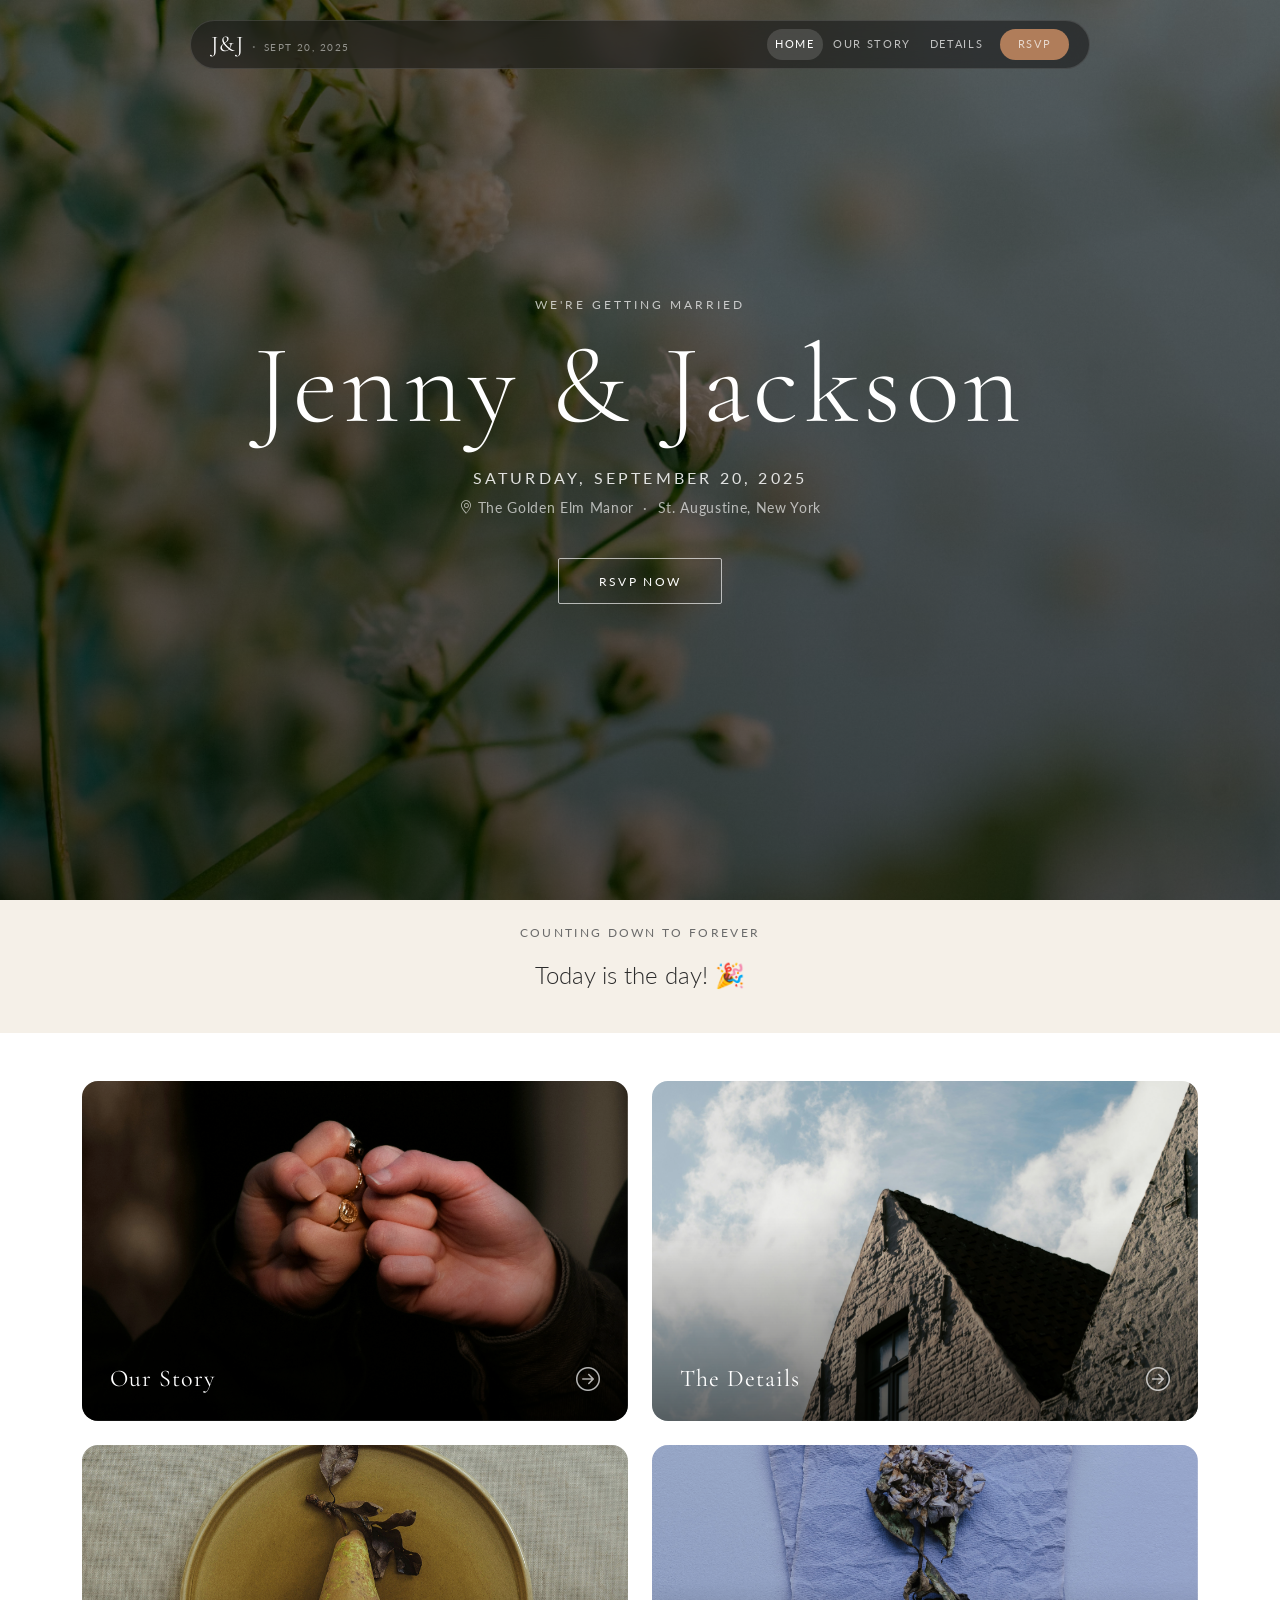
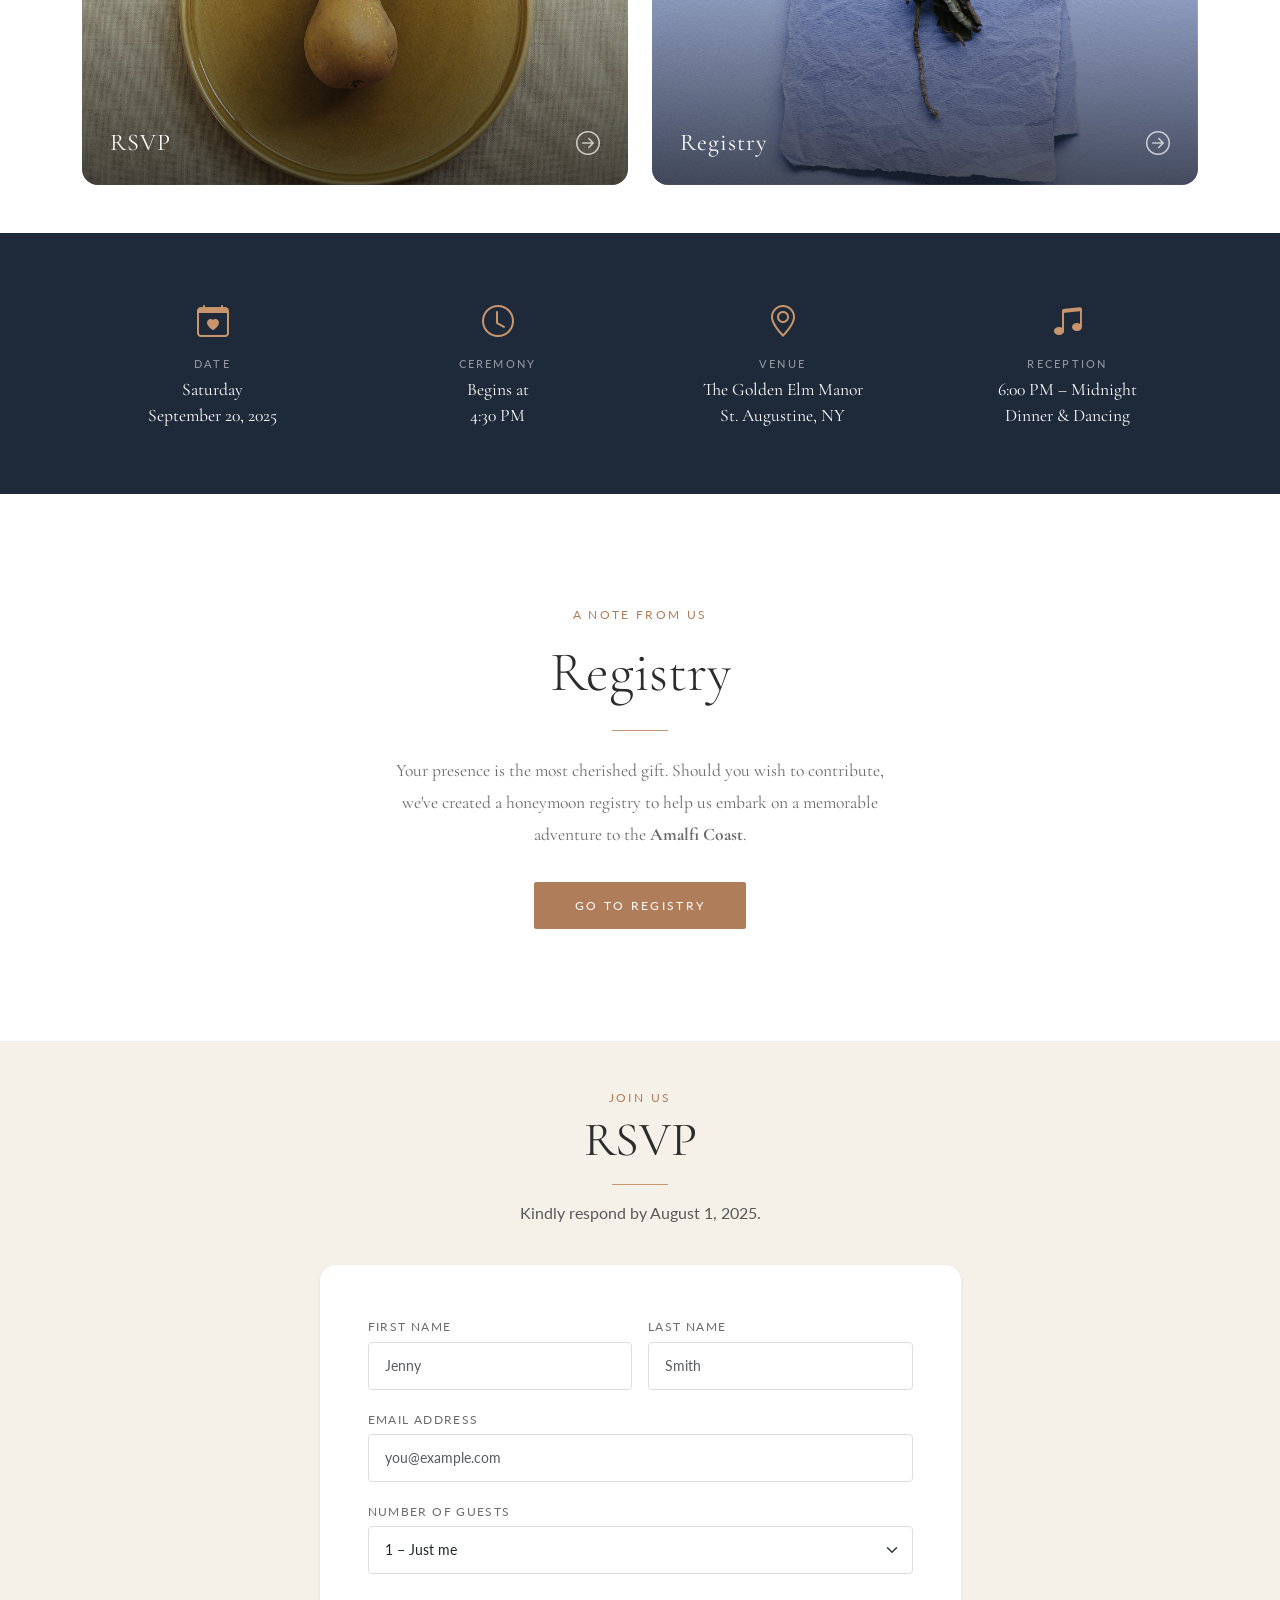
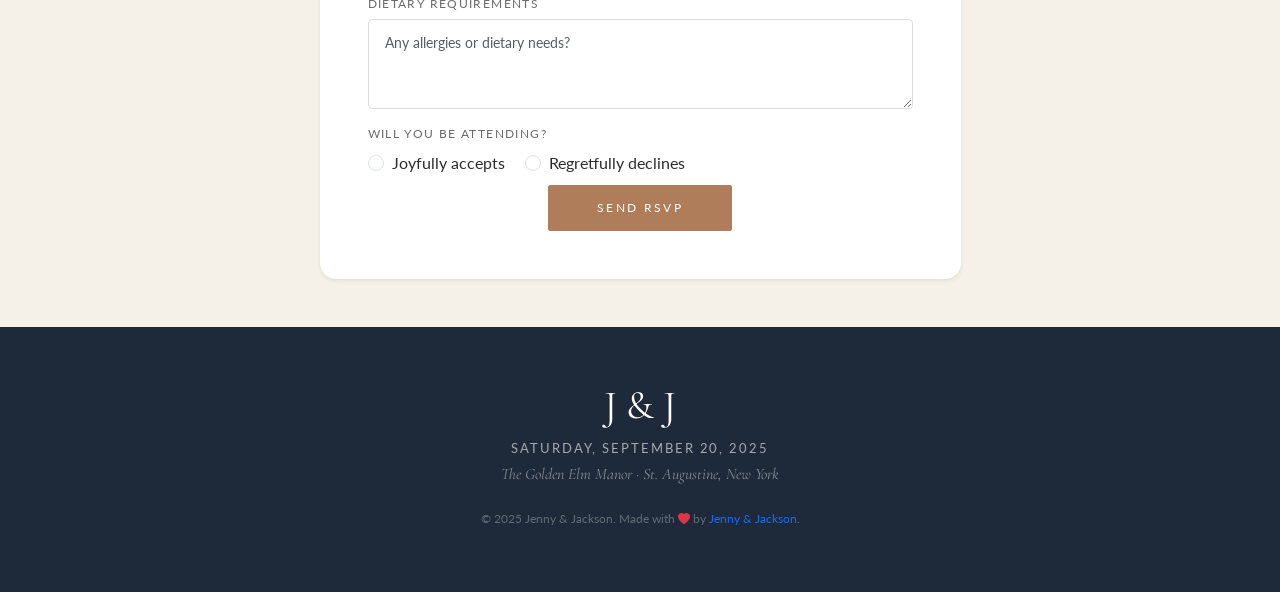
<file: index.html>
<!DOCTYPE html>
<html lang="en">

<head>
  <meta charset="UTF-8" />
  <meta name="viewport" content="width=device-width, initial-scale=1.0" />
  <title>Jenny & Jackson | September 20, 2025</title>

  <!-- Bootstrap 5 -->
  <link href="https://cdn.jsdelivr.net/npm/bootstrap@5.3.3/dist/css/bootstrap.min.css" rel="stylesheet" />
  <!-- Bootstrap Icons -->
  <link href="https://cdn.jsdelivr.net/npm/bootstrap-icons@1.11.3/font/bootstrap-icons.min.css" rel="stylesheet" />
  <!-- Google Fonts -->
  <link
    href="https://fonts.googleapis.com/css2?family=Cormorant+Garamond:ital,wght@0,300;0,400;0,600;1,300;1,400&family=Lato:wght@300;400;700&display=swap"
    rel="stylesheet" />
  <!-- Animate.css -->
  <link rel="stylesheet" href="https://cdnjs.cloudflare.com/ajax/libs/animate.css/4.1.1/animate.min.css" />
  <!-- Custom CSS -->
  <link rel="stylesheet" href="assets/css/style.css" />
</head>

<body>

  <!-- NAVBAR -->
  <div class="jj-nav-wrap">
    <nav class="jj-navbar navbar navbar-expand-lg">
      <!-- Logo + date inline -->
      <a class="jj-brand" href="index.html">
        <span class="brand-monogram">J&amp;J</span>
        <span class="brand-sep">·</span>
        <span class="brand-date">Sept 20, 2025</span>
      </a>

      <!-- Mobile toggler -->
      <button class="navbar-toggler jj-toggler ms-auto" type="button" data-bs-toggle="collapse"
        data-bs-target="#mainNav" aria-controls="mainNav" aria-expanded="false" aria-label="Toggle navigation">
        <i class="bi bi-list"></i>
      </button>

      <!-- Links -->
      <div class="collapse navbar-collapse" id="mainNav">
        <ul class="navbar-nav ms-auto jj-nav-links">
          <li class="nav-item"><a class="nav-link active" href="index.html">Home</a></li>
          <li class="nav-item"><a class="nav-link" href="story.html">Our Story</a></li>
          <li class="nav-item"><a class="nav-link" href="details.html">Details</a></li>
          <li class="nav-item"><a class="nav-link jj-rsvp-pill" href="#rsvp">RSVP</a></li>
        </ul>
      </div>
    </nav>
  </div>

  <!-- HERO -->
  <section class="hero-section d-flex align-items-center justify-content-center text-center text-white">
    <div class="hero-overlay"></div>
    <div class="hero-content animate__animated animate__fadeIn">
      <p class="hero-pre">We're getting married</p>
      <h1 class="hero-names animate__animated animate__fadeInUp">Jenny &amp; Jackson</h1>
      <p class="hero-date animate__animated animate__fadeInUp animate__delay-1s">
        Saturday, September 20, 2025
      </p>
      <p class="hero-venue animate__animated animate__fadeInUp animate__delay-1s">
        <i class="bi bi-geo-alt me-1"></i>The Golden Elm Manor &nbsp;·&nbsp; St. Augustine, New York
      </p>
      <a href="#rsvp" class="btn jj-btn-outline mt-4 animate__animated animate__fadeInUp animate__delay-2s">
        RSVP Now
      </a>
    </div>
  </section>

  <!-- COUNTDOWN -->
  <section class="countdown-section py-4 text-center">
    <div class="container">
      <p class="countdown-label mb-3">Counting down to forever</p>
      <div class="d-flex justify-content-center gap-4 flex-wrap" id="countdown">
        <div class="countdown-block">
          <span class="count-num" id="days">--</span>
          <span class="count-unit">Days</span>
        </div>
        <div class="countdown-block">
          <span class="count-num" id="hours">--</span>
          <span class="count-unit">Hours</span>
        </div>
        <div class="countdown-block">
          <span class="count-num" id="minutes">--</span>
          <span class="count-unit">Minutes</span>
        </div>
        <div class="countdown-block">
          <span class="count-num" id="seconds">--</span>
          <span class="count-unit">Seconds</span>
        </div>
      </div>
    </div>
  </section>

  <!-- QUICK NAV CARDS -->
  <section class="py-5">
    <div class="container">
      <div class="row g-4">
        <div class="col-md-6">
          <a href="story.html" class="nav-card d-block position-relative overflow-hidden rounded-4">
            <img src="assets/img/the hand.png" alt="Our Story" class="nav-card-img" />
            <div class="nav-card-overlay">
              <span class="nav-card-label">Our Story</span>
              <i class="bi bi-arrow-right-circle nav-card-icon"></i>
            </div>
          </a>
        </div>
        <div class="col-md-6">
          <a href="details.html" class="nav-card d-block position-relative overflow-hidden rounded-4">
            <img src="assets/img/the building.png" alt="The Details" class="nav-card-img" />
            <div class="nav-card-overlay">
              <span class="nav-card-label">The Details</span>
              <i class="bi bi-arrow-right-circle nav-card-icon"></i>
            </div>
          </a>
        </div>
        <div class="col-md-6">
          <a href="#rsvp" class="nav-card d-block position-relative overflow-hidden rounded-4">
            <img src="assets/img/the potato.png" alt="RSVP" class="nav-card-img" />
            <div class="nav-card-overlay">
              <span class="nav-card-label">RSVP</span>
              <i class="bi bi-arrow-right-circle nav-card-icon"></i>
            </div>
          </a>
        </div>
        <div class="col-md-6">
          <a href="#registry" class="nav-card d-block position-relative overflow-hidden rounded-4">
            <img src="assets/img/single flower.png" alt="Registry" class="nav-card-img" />
            <div class="nav-card-overlay">
              <span class="nav-card-label">Registry</span>
              <i class="bi bi-arrow-right-circle nav-card-icon"></i>
            </div>
          </a>
        </div>
      </div>
    </div>
  </section>

  <!-- EVENT DETAILS STRIP -->
  <section class="details-strip py-5">
    <div class="container">
      <div class="row text-center g-4">
        <div class="col-sm-6 col-lg-3">
          <div class="detail-tile">
            <i class="bi bi-calendar-heart detail-icon"></i>
            <h5>Date</h5>
            <p>Saturday<br />September 20, 2025</p>
          </div>
        </div>
        <div class="col-sm-6 col-lg-3">
          <div class="detail-tile">
            <i class="bi bi-clock detail-icon"></i>
            <h5>Ceremony</h5>
            <p>Begins at<br />4:30 PM</p>
          </div>
        </div>
        <div class="col-sm-6 col-lg-3">
          <div class="detail-tile">
            <i class="bi bi-geo-alt detail-icon"></i>
            <h5>Venue</h5>
            <p>The Golden Elm Manor<br />St. Augustine, NY</p>
          </div>
        </div>
        <div class="col-sm-6 col-lg-3">
          <div class="detail-tile">
            <i class="bi bi-music-note-beamed detail-icon"></i>
            <h5>Reception</h5>
            <p>6:00 PM – Midnight<br />Dinner &amp; Dancing</p>
          </div>
        </div>
      </div>
    </div>
  </section>

  <!-- REGISTRY -->
  <section class="registry-section py-6 text-center" id="registry">
    <div class="registry-overlay"></div>
    <div class="container position-relative z-1">
      <p class="registry-pre">A note from us</p>
      <h2 class="registry-heading">Registry</h2>
      <div class="divider-line mx-auto my-4"></div>
      <p class="registry-body mx-auto">
        Your presence is the most cherished gift. Should you wish to contribute,
        we've created a honeymoon registry to help us embark on a memorable
        adventure to the <strong>Amalfi Coast</strong>.
      </p>
      <a href="#registry" class="btn jj-btn-solid mt-3">Go to Registry</a>
    </div>
  </section>

  <!-- RSVP -->
  <section class="rsvp-section py-5" id="rsvp">
    <div class="container">
      <div class="row justify-content-center">
        <div class="col-lg-7 text-center mb-4">
          <p class="section-pre">Join us</p>
          <h2 class="section-heading">RSVP</h2>
          <div class="divider-line mx-auto my-3"></div>
          <p class="text-muted">Kindly respond by August 1, 2025.</p>
        </div>
        <div class="col-lg-7">
          <form class="rsvp-form p-4 p-md-5 rounded-4 shadow-sm bg-white">
            <div class="row g-3">
              <div class="col-md-6">
                <label class="form-label">First Name</label>
                <input type="text" class="form-control" placeholder="Jenny" />
              </div>
              <div class="col-md-6">
                <label class="form-label">Last Name</label>
                <input type="text" class="form-control" placeholder="Smith" />
              </div>
              <div class="col-12">
                <label class="form-label">Email Address</label>
                <input type="email" class="form-control" placeholder="you@example.com" />
              </div>
              <div class="col-12">
                <label class="form-label">Number of Guests</label>
                <select class="form-select">
                  <option>1 – Just me</option>
                  <option>2 – Me &amp; a plus one</option>
                  <option>3 guests</option>
                  <option>4 guests</option>
                </select>
              </div>
              <div class="col-12">
                <label class="form-label">Dietary Requirements</label>
                <textarea class="form-control" rows="3" placeholder="Any allergies or dietary needs?"></textarea>
              </div>
              <div class="col-12">
                <label class="form-label d-block mb-2">Will you be attending?</label>
                <div class="form-check form-check-inline">
                  <input class="form-check-input" type="radio" name="attendance" id="yes" value="yes" />
                  <label class="form-check-label" for="yes">Joyfully accepts</label>
                </div>
                <div class="form-check form-check-inline">
                  <input class="form-check-input" type="radio" name="attendance" id="no" value="no" />
                  <label class="form-check-label" for="no">Regretfully declines</label>
                </div>
              </div>
              <div class="col-12 text-center mt-2">
                <button type="submit" class="btn jj-btn-solid px-5">Send RSVP</button>
              </div>
            </div>
          </form>
        </div>
      </div>
    </div>
  </section>

  <!-- FOOTER -->
  <footer class="jj-footer text-center py-5">
    <p class="footer-monogram">J &amp; J</p>
    <p class="footer-date">Saturday, September 20, 2025</p>
    <p class="footer-venue">The Golden Elm Manor · St. Augustine, New York</p>
    <p class="footer-copy mt-4">&copy; 2025 Jenny &amp; Jackson. Made with <i class="bi bi-heart-fill text-danger"></i>
      by <a href="https://www.jennyjacksonwedding.com" target="_blank" style="text-decoration: none;">Jenny &amp;
        Jackson</a>.
    </p>
  </footer>

  <!-- Bootstrap JS -->
  <script src="https://cdn.jsdelivr.net/npm/bootstrap@5.3.3/dist/js/bootstrap.bundle.min.js"></script>
  <script>
    window.addEventListener('scroll', function () {
      document.querySelector('.jj-navbar').classList.toggle('scrolled', window.scrollY > 60);
    });
  </script>
  <!-- Countdown script -->
  <script>
    (function () {
      const target = new Date('2025-09-20T16:30:00');
      function update() {
        const now = new Date();
        const diff = target - now;
        if (diff <= 0) {
          document.getElementById('countdown').innerHTML = '<p class="fs-4 fw-light">Today is the day! 🎉</p>';
          return;
        }
        const d = Math.floor(diff / 86400000);
        const h = Math.floor((diff % 86400000) / 3600000);
        const m = Math.floor((diff % 3600000) / 60000);
        const s = Math.floor((diff % 60000) / 1000);
        document.getElementById('days').textContent = String(d).padStart(2, '0');
        document.getElementById('hours').textContent = String(h).padStart(2, '0');
        document.getElementById('minutes').textContent = String(m).padStart(2, '0');
        document.getElementById('seconds').textContent = String(s).padStart(2, '0');
      }
      update();
      setInterval(update, 1000);
    })();
  </script>

</body>

</html>
</file>
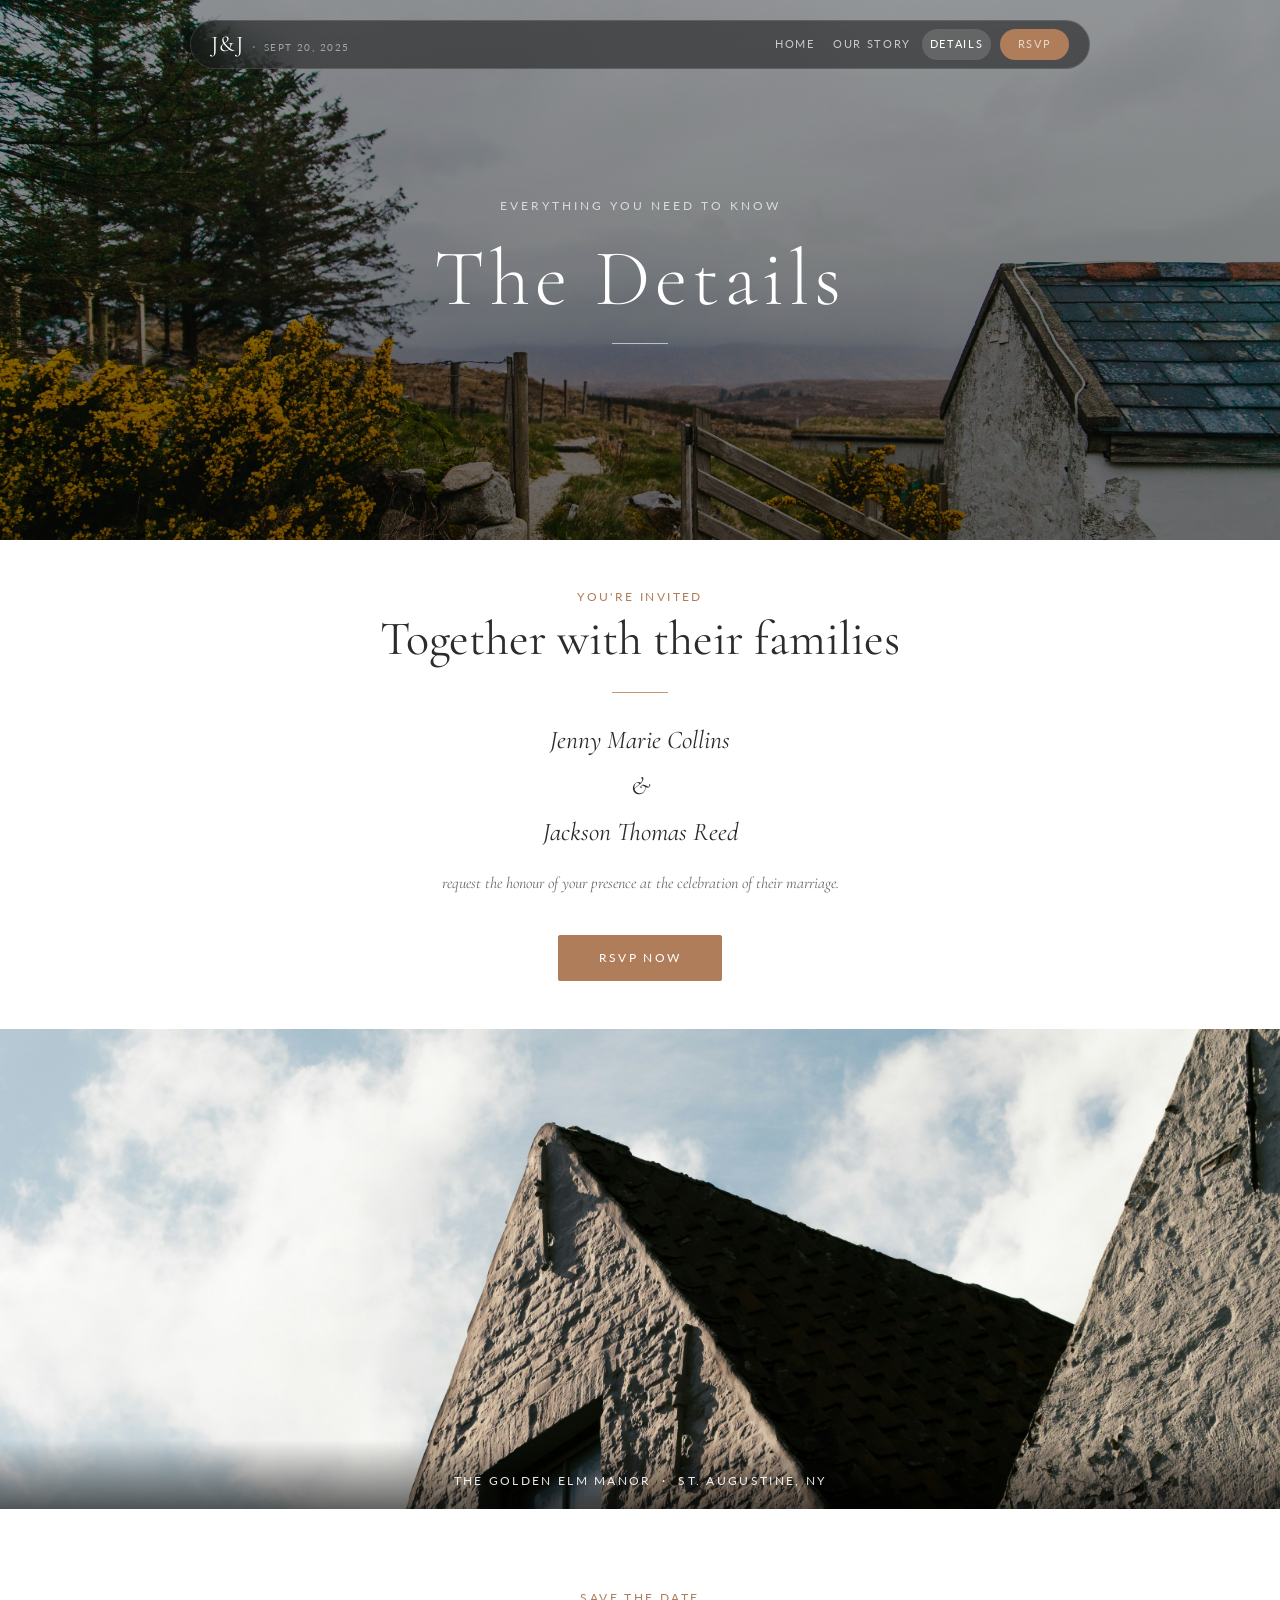
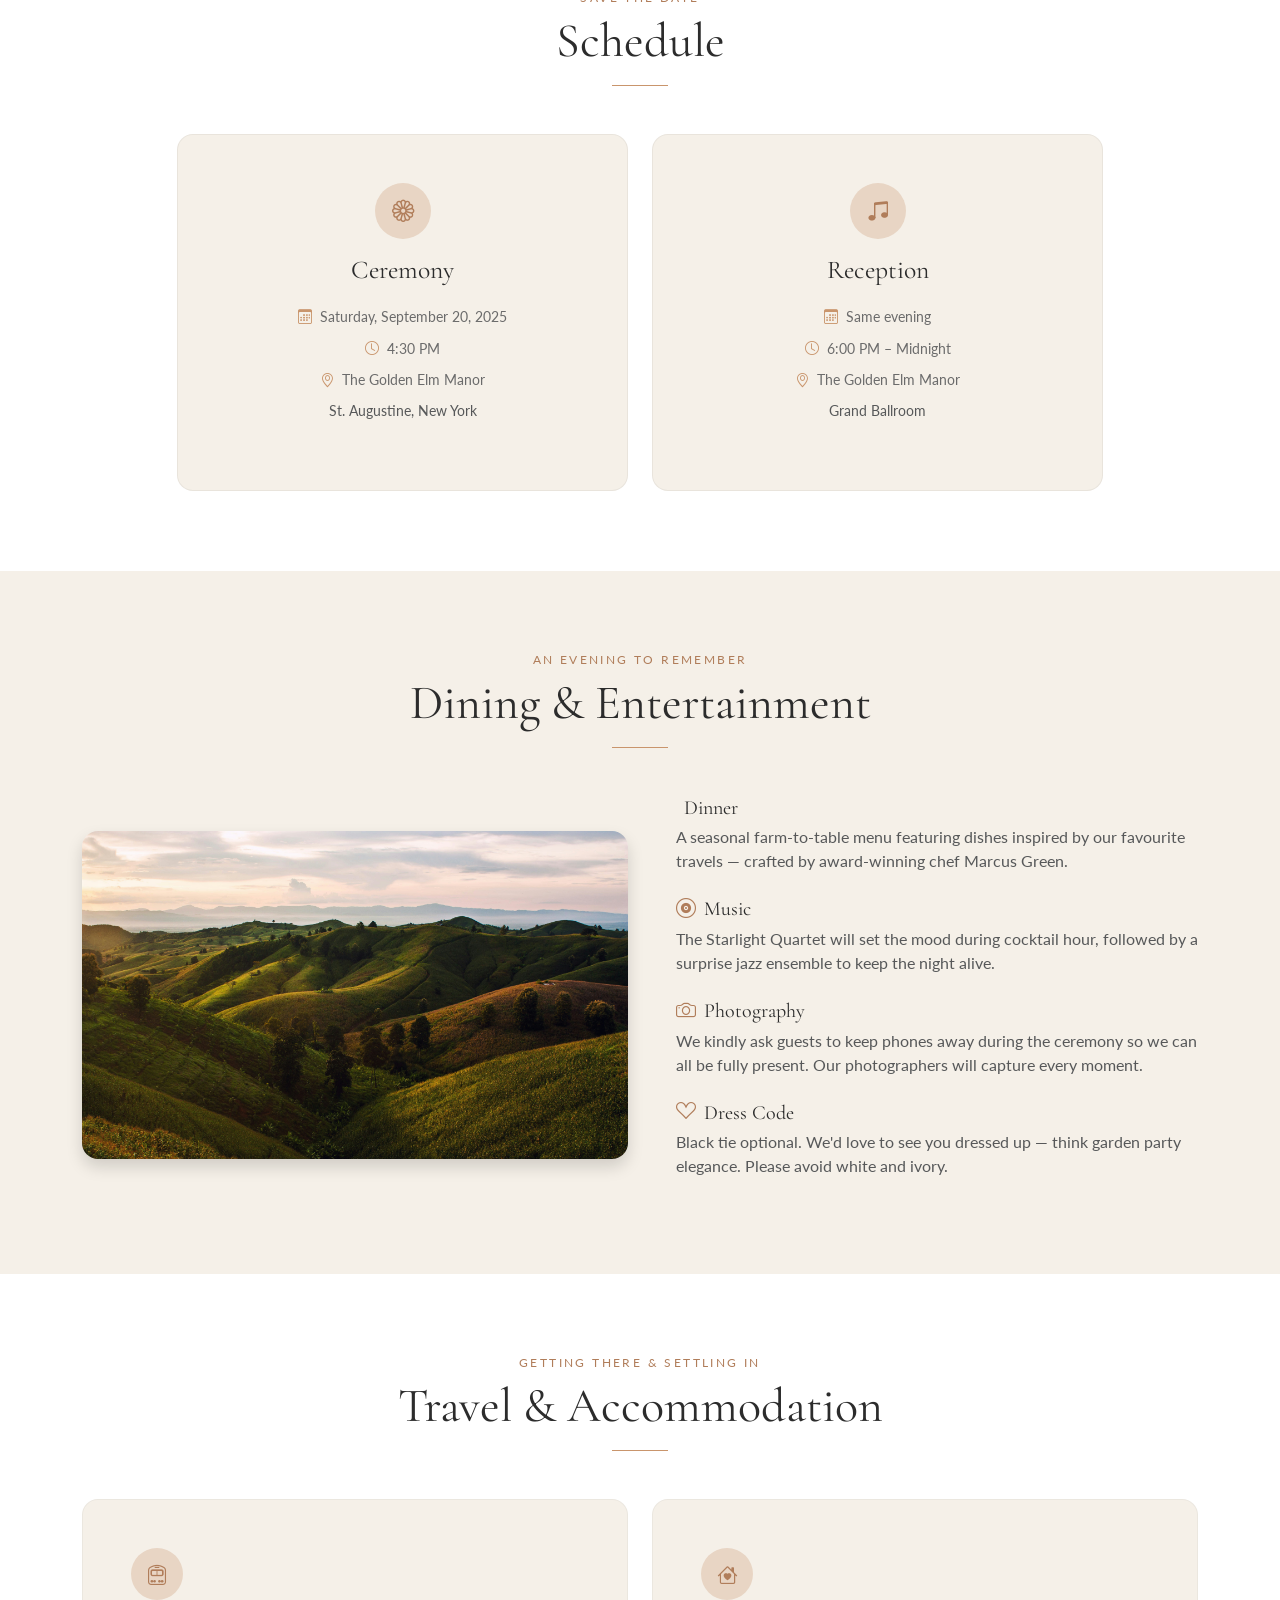
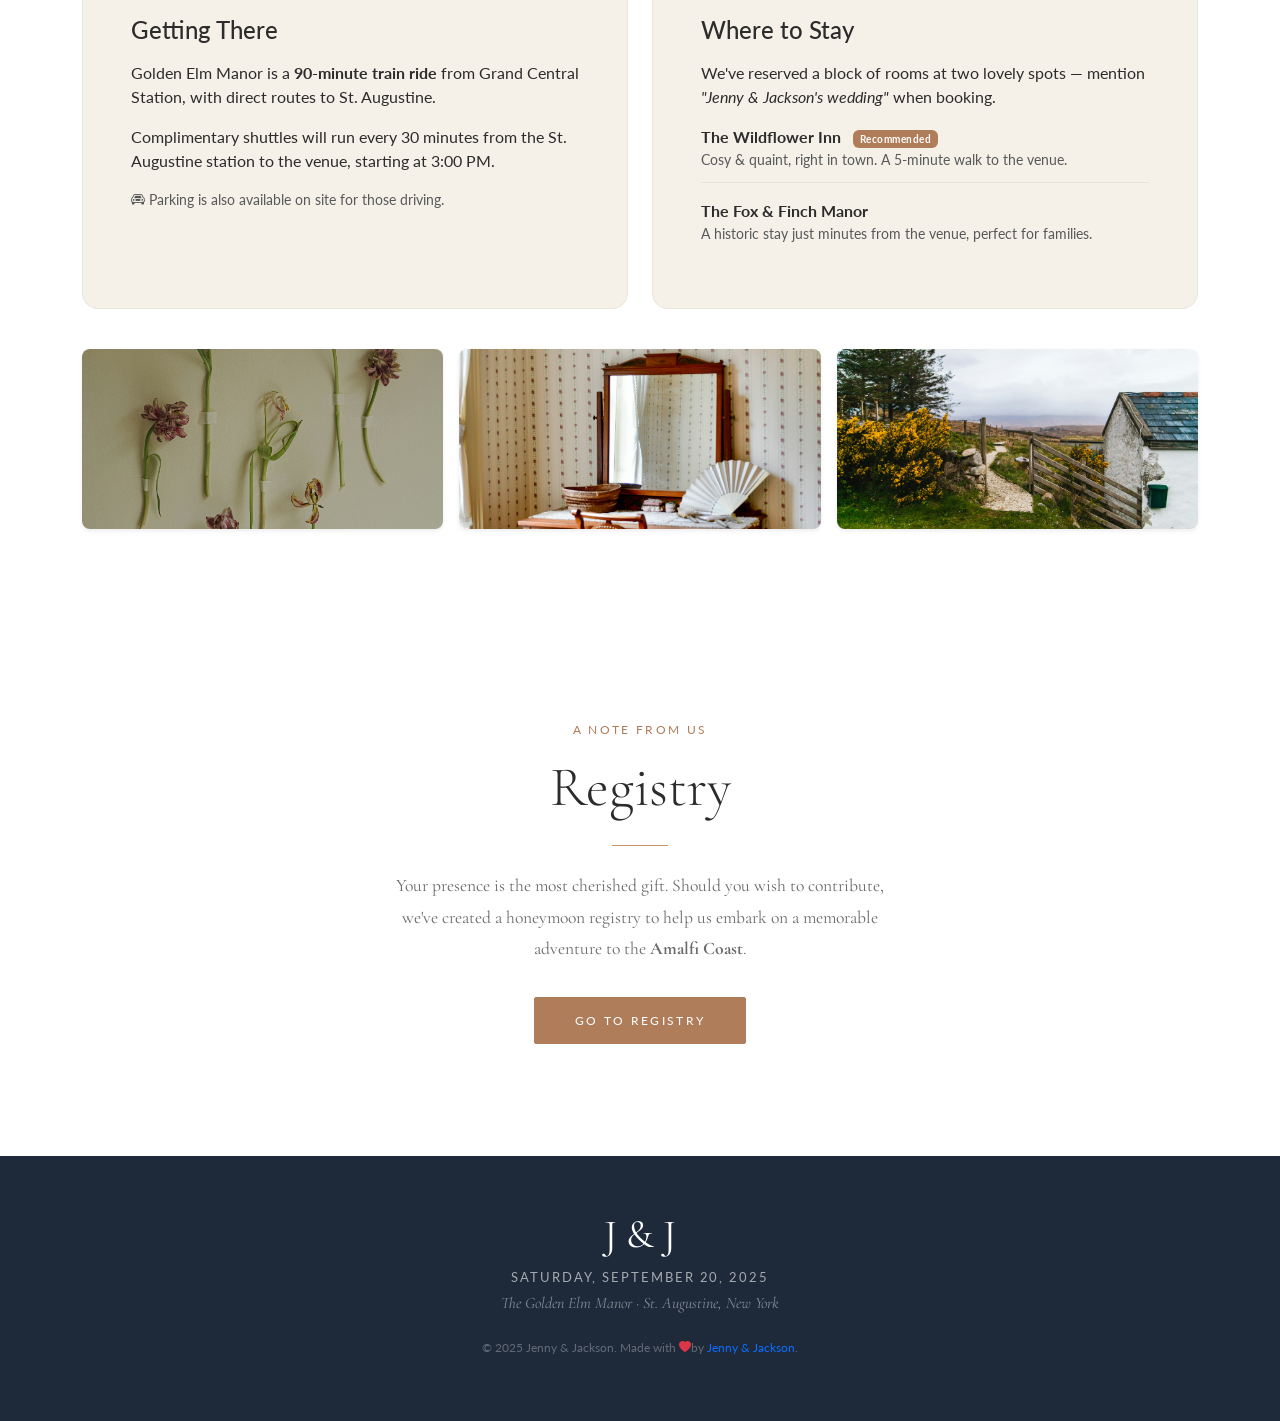
<file: details.html>
<!DOCTYPE html>
<html lang="en">

<head>
  <meta charset="UTF-8" />
  <meta name="viewport" content="width=device-width, initial-scale=1.0" />
  <title>The Details | Jenny &amp; Jackson</title>

  <!-- Bootstrap 5 -->
  <link href="https://cdn.jsdelivr.net/npm/bootstrap@5.3.3/dist/css/bootstrap.min.css" rel="stylesheet" />
  <!-- Bootstrap Icons -->
  <link href="https://cdn.jsdelivr.net/npm/bootstrap-icons@1.11.3/font/bootstrap-icons.min.css" rel="stylesheet" />
  <!-- Google Fonts -->
  <link
    href="https://fonts.googleapis.com/css2?family=Cormorant+Garamond:ital,wght@0,300;0,400;0,600;1,300;1,400&family=Lato:wght@300;400;700&display=swap"
    rel="stylesheet" />
  <!-- Custom CSS -->
  <link rel="stylesheet" href="assets/css/style.css" />
  <link rel="stylesheet" href="assets/css/details.css" />
</head>

<body>

  <!-- NAVBAR -->
  <div class="jj-nav-wrap">
    <nav class="jj-navbar navbar navbar-expand-lg">
      <a class="jj-brand" href="index.html">
        <span class="brand-monogram">J&amp;J</span>
        <span class="brand-sep">·</span>
        <span class="brand-date">Sept 20, 2025</span>
      </a>
      <button class="navbar-toggler jj-toggler ms-auto" type="button" data-bs-toggle="collapse"
        data-bs-target="#mainNav" aria-controls="mainNav" aria-expanded="false" aria-label="Toggle navigation">
        <i class="bi bi-list"></i>
      </button>
      <div class="collapse navbar-collapse" id="mainNav">
        <ul class="navbar-nav ms-auto jj-nav-links">
          <li class="nav-item"><a class="nav-link" href="index.html">Home</a></li>
          <li class="nav-item"><a class="nav-link" href="story.html">Our Story</a></li>
          <li class="nav-item"><a class="nav-link active" href="details.html">Details</a></li>
          <li class="nav-item"><a class="nav-link jj-rsvp-pill" href="index.html#rsvp">RSVP</a></li>
        </ul>
      </div>
    </nav>
  </div>

  <!-- PAGE HERO -->
  <section class="page-hero details-hero d-flex align-items-center justify-content-center text-center text-white">
    <div class="hero-overlay"></div>
    <div class="position-relative z-1">
      <p class="hero-pre">Everything you need to know</p>
      <h1 class="page-hero-title">The Details</h1>
      <div class="divider-line mx-auto mt-3" style="background:rgba(255,255,255,0.6);"></div>
    </div>
  </section>

  <!-- INVITATION BANNER -->
  <section class="invitation-banner py-5 text-center">
    <div class="container">
      <div class="row justify-content-center">
        <div class="col-lg-7">
          <p class="section-pre">You're invited</p>
          <h2 class="section-heading">Together with their families</h2>
          <div class="divider-line mx-auto my-4"></div>
          <p class="invite-text">
            Jenny Marie Collins<br />
            <em>&amp;</em><br />
            Jackson Thomas Reed<br />
          </p>
          <p class="invite-sub mt-3">
            request the honour of your presence at the celebration of their marriage.
          </p>
          <a href="index.html#rsvp" class="btn jj-btn-solid mt-4">RSVP Now</a>
        </div>
      </div>
    </div>
  </section>

  <!-- VENUE IMAGE -->
  <div class="venue-img-wrap">
    <img src="assets/img/the building.png" alt="The Golden Elm Manor" class="venue-full-img" />
    <div class="venue-img-caption">
      <span>The Golden Elm Manor &nbsp;·&nbsp; St. Augustine, NY</span>
    </div>
  </div>

  <!-- CEREMONY & RECEPTION -->
  <section class="py-6">
    <div class="container">
      <div class="row justify-content-center text-center mb-5">
        <div class="col-lg-6">
          <p class="section-pre">Save the date</p>
          <h2 class="section-heading">Schedule</h2>
          <div class="divider-line mx-auto mt-3"></div>
        </div>
      </div>
      <div class="row g-4 justify-content-center">

        <!-- Ceremony -->
        <div class="col-md-5">
          <div class="schedule-card h-100 text-center p-4 p-lg-5 rounded-4">
            <div class="schedule-icon-wrap mb-3">
              <i class="bi bi-flower1"></i>
            </div>
            <h4 class="schedule-title">Ceremony</h4>
            <ul class="schedule-list list-unstyled mt-3">
              <li><i class="bi bi-calendar3 me-2"></i>Saturday, September 20, 2025</li>
              <li><i class="bi bi-clock me-2"></i>4:30 PM</li>
              <li><i class="bi bi-geo-alt me-2"></i>The Golden Elm Manor</li>
              <li class="text-muted small">St. Augustine, New York</li>
            </ul>
          </div>
        </div>

        <!-- Reception -->
        <div class="col-md-5">
          <div class="schedule-card h-100 text-center p-4 p-lg-5 rounded-4">
            <div class="schedule-icon-wrap mb-3">
              <i class="bi bi-music-note-beamed"></i>
            </div>
            <h4 class="schedule-title">Reception</h4>
            <ul class="schedule-list list-unstyled mt-3">
              <li><i class="bi bi-calendar3 me-2"></i>Same evening</li>
              <li><i class="bi bi-clock me-2"></i>6:00 PM – Midnight</li>
              <li><i class="bi bi-geo-alt me-2"></i>The Golden Elm Manor</li>
              <li class="text-muted small">Grand Ballroom</li>
            </ul>
          </div>
        </div>

      </div>
    </div>
  </section>

  <!-- DINING & ENTERTAINMENT -->
  <section class="dining-section py-6">
    <div class="container">
      <div class="row justify-content-center text-center mb-5">
        <div class="col-lg-6">
          <p class="section-pre">An evening to remember</p>
          <h2 class="section-heading">Dining &amp; Entertainment</h2>
          <div class="divider-line mx-auto mt-3"></div>
        </div>
      </div>
      <div class="row g-4 align-items-center">
        <div class="col-md-6">
          <img src="assets/img/the green floor.png" alt="Dining" class="img-fluid rounded-4 shadow" />
        </div>
        <div class="col-md-6">
          <div class="ps-md-4">
            <div class="dining-item mb-4">
              <h5><i class="bi bi-fork-knife me-2 text-accent"></i>Dinner</h5>
              <p class="text-muted">A seasonal farm-to-table menu featuring dishes inspired by our favourite travels —
                crafted by award-winning chef Marcus Green.</p>
            </div>
            <div class="dining-item mb-4">
              <h5><i class="bi bi-vinyl me-2 text-accent"></i>Music</h5>
              <p class="text-muted">The Starlight Quartet will set the mood during cocktail hour, followed by a surprise
                jazz ensemble to keep the night alive.</p>
            </div>
            <div class="dining-item mb-4">
              <h5><i class="bi bi-camera me-2 text-accent"></i>Photography</h5>
              <p class="text-muted">We kindly ask guests to keep phones away during the ceremony so we can all be fully
                present. Our photographers will capture every moment.</p>
            </div>
            <div class="dining-item">
              <h5><i class="bi bi-suit-heart me-2 text-accent"></i>Dress Code</h5>
              <p class="text-muted">Black tie optional. We'd love to see you dressed up — think garden party elegance.
                Please avoid white and ivory.</p>
            </div>
          </div>
        </div>
      </div>
    </div>
  </section>

  <!-- TRAVEL & STAY -->
  <section class="travel-section py-6">
    <div class="container">
      <div class="row justify-content-center text-center mb-5">
        <div class="col-lg-6">
          <p class="section-pre">Getting there &amp; settling in</p>
          <h2 class="section-heading">Travel &amp; Accommodation</h2>
          <div class="divider-line mx-auto mt-3"></div>
        </div>
      </div>
      <div class="row g-4">

        <!-- Getting There -->
        <div class="col-md-6">
          <div class="travel-card h-100 rounded-4 p-4 p-lg-5">
            <div class="travel-icon-wrap mb-3">
              <i class="bi bi-train-front"></i>
            </div>
            <h4 class="mb-3">Getting There</h4>
            <p>Golden Elm Manor is a <strong>90-minute train ride</strong> from Grand Central Station, with direct
              routes to St. Augustine.</p>
            <p>Complimentary shuttles will run every 30 minutes from the St. Augustine station to the venue, starting at
              3:00 PM.</p>
            <p class="text-muted small mb-0"><i class="bi bi-car-front me-1"></i>Parking is also available on site for
              those driving.</p>
          </div>
        </div>

        <!-- Where to Stay -->
        <div class="col-md-6">
          <div class="travel-card h-100 rounded-4 p-4 p-lg-5">
            <div class="travel-icon-wrap mb-3">
              <i class="bi bi-house-heart"></i>
            </div>
            <h4 class="mb-3">Where to Stay</h4>
            <p>We've reserved a block of rooms at two lovely spots — mention <em>"Jenny &amp; Jackson's wedding"</em>
              when booking.</p>
            <ul class="stay-list list-unstyled mt-3">
              <li class="mb-3">
                <strong>The Wildflower Inn</strong>
                <span class="badge bg-accent ms-2">Recommended</span>
                <p class="text-muted small mb-0">Cosy &amp; quaint, right in town. A 5-minute walk to the venue.</p>
              </li>
              <li>
                <strong>The Fox &amp; Finch Manor</strong>
                <p class="text-muted small mb-0">A historic stay just minutes from the venue, perfect for families.</p>
              </li>
            </ul>
          </div>
        </div>

      </div>

      <!-- Photos row -->
      <div class="row g-3 mt-4">
        <div class="col-4">
          <img src="assets/img/7 flowers.png" alt="Flowers" class="img-fluid rounded-3 shadow-sm travel-photo" />
        </div>
        <div class="col-4">
          <img src="assets/img/the chair.png" alt="Venue Chair" class="img-fluid rounded-3 shadow-sm travel-photo" />
        </div>
        <div class="col-4">
          <img src="assets/img/the roof.png" alt="The Roof" class="img-fluid rounded-3 shadow-sm travel-photo" />
        </div>
      </div>
    </div>
  </section>

  <!-- REGISTRY -->
  <section class="registry-section py-6 text-center" id="registry">
    <div class="registry-overlay"></div>
    <div class="container position-relative z-1">
      <p class="registry-pre">A note from us</p>
      <h2 class="registry-heading">Registry</h2>
      <div class="divider-line mx-auto my-4"></div>
      <p class="registry-body mx-auto">
        Your presence is the most cherished gift. Should you wish to contribute,
        we've created a honeymoon registry to help us embark on a memorable
        adventure to the <strong>Amalfi Coast</strong>.
      </p>
      <a href="#registry" class="btn jj-btn-solid mt-3">Go to Registry</a>
    </div>
  </section>

  <!-- FOOTER -->
  <footer class="jj-footer text-center py-5">
    <p class="footer-monogram">J &amp; J</p>
    <p class="footer-date">Saturday, September 20, 2025</p>
    <p class="footer-venue">The Golden Elm Manor · St. Augustine, New York</p>
    <p class="footer-copy mt-4">&copy; 2025 Jenny &amp; Jackson. Made with <i
        class="bi bi-heart-fill text-danger"></i>by <a href="https://www.jennyjacksonwedding.com" target="_blank"
        style="text-decoration: none;">Jenny &amp; Jackson</a>.
    </p>
  </footer>

  <!-- Bootstrap JS -->
  <script src="https://cdn.jsdelivr.net/npm/bootstrap@5.3.3/dist/js/bootstrap.bundle.min.js"></script>
  <script>
    window.addEventListener('scroll', function () {
      document.querySelector('.jj-navbar').classList.toggle('scrolled', window.scrollY > 60);
    });
  </script>

</body>

</html>
</file>
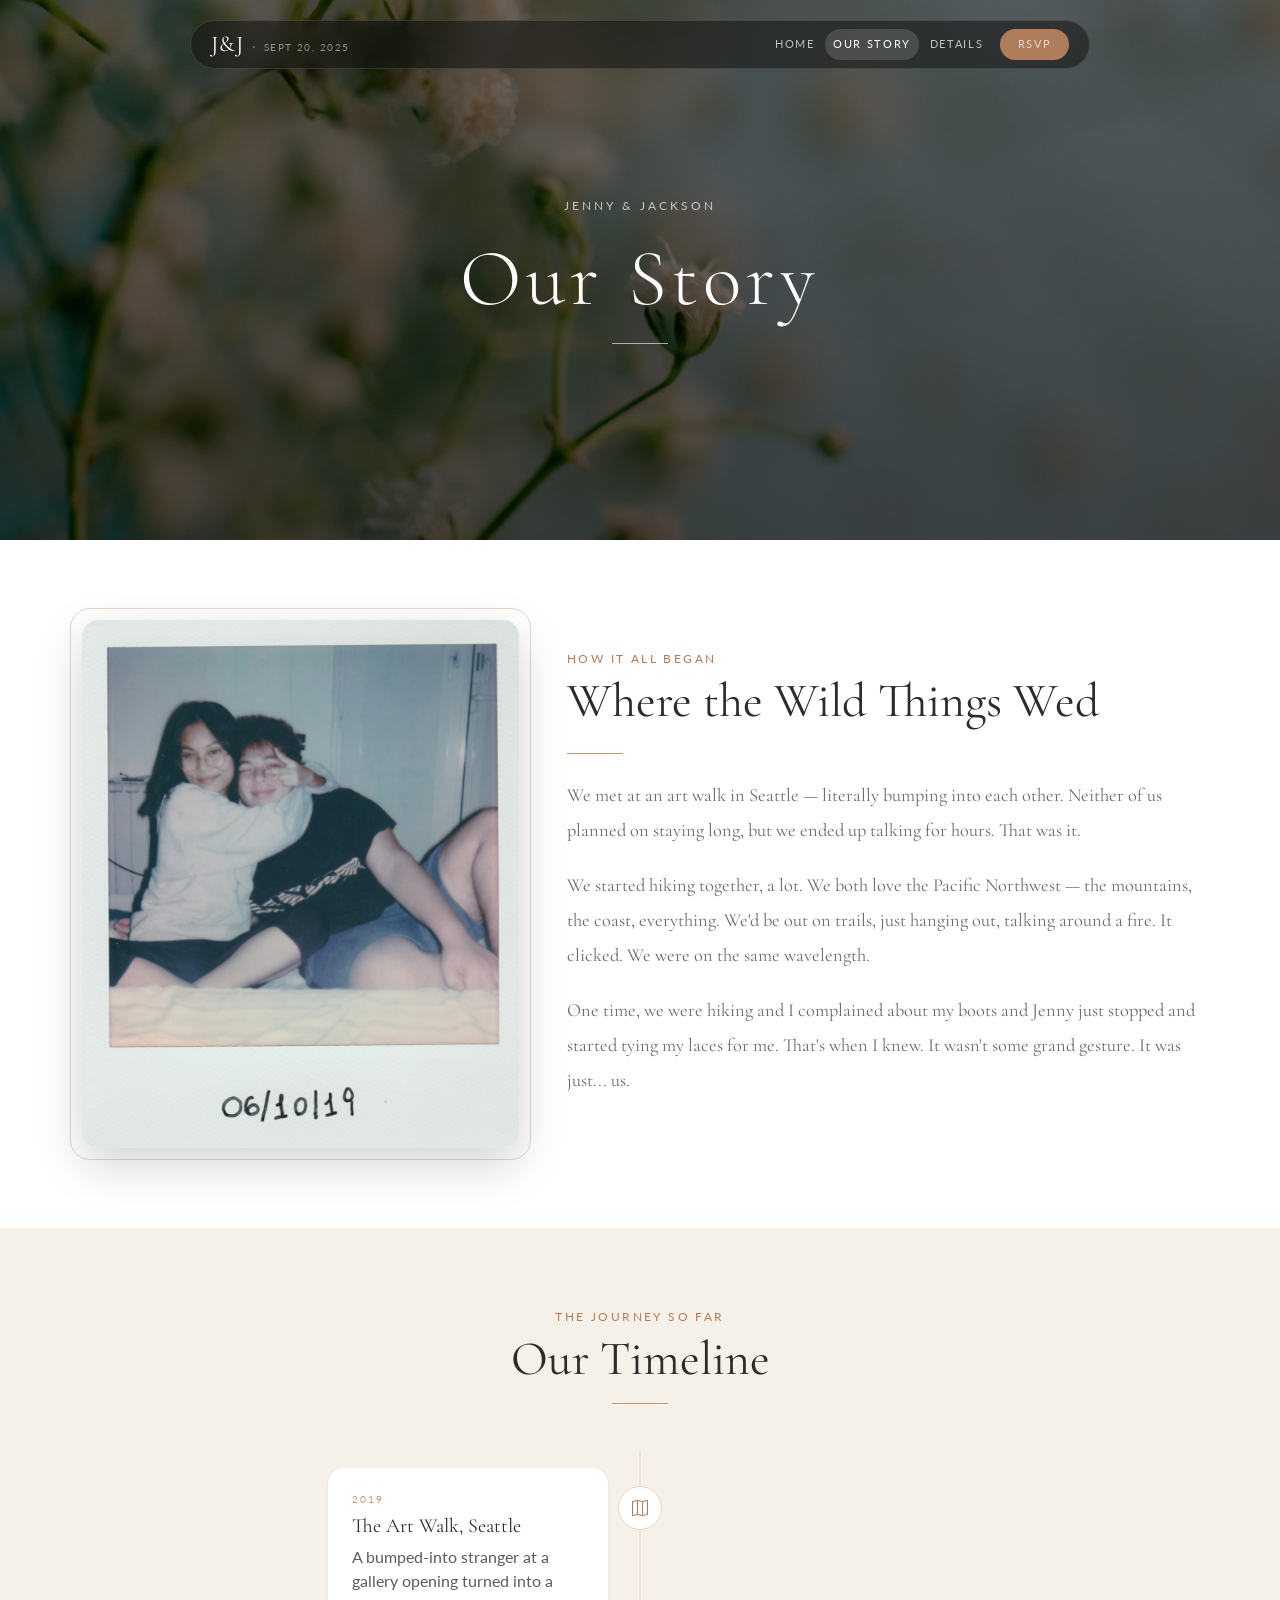
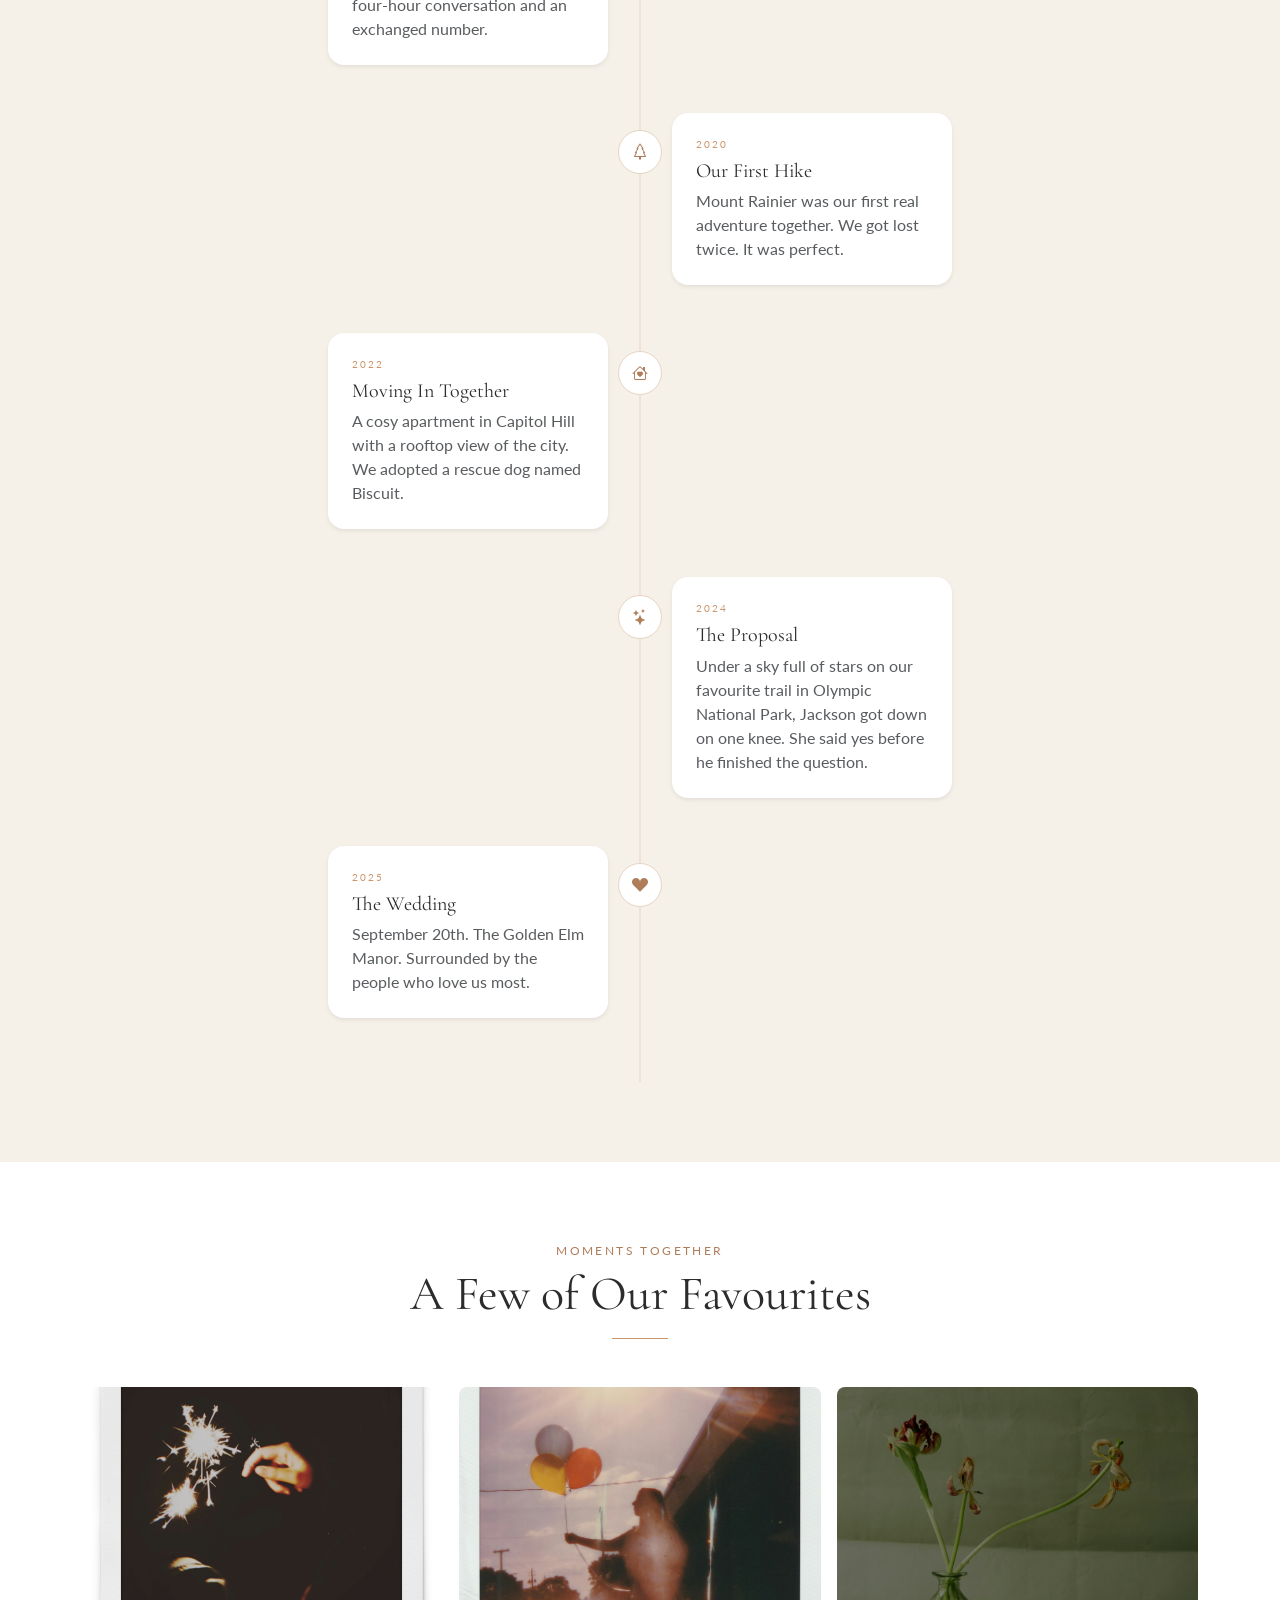
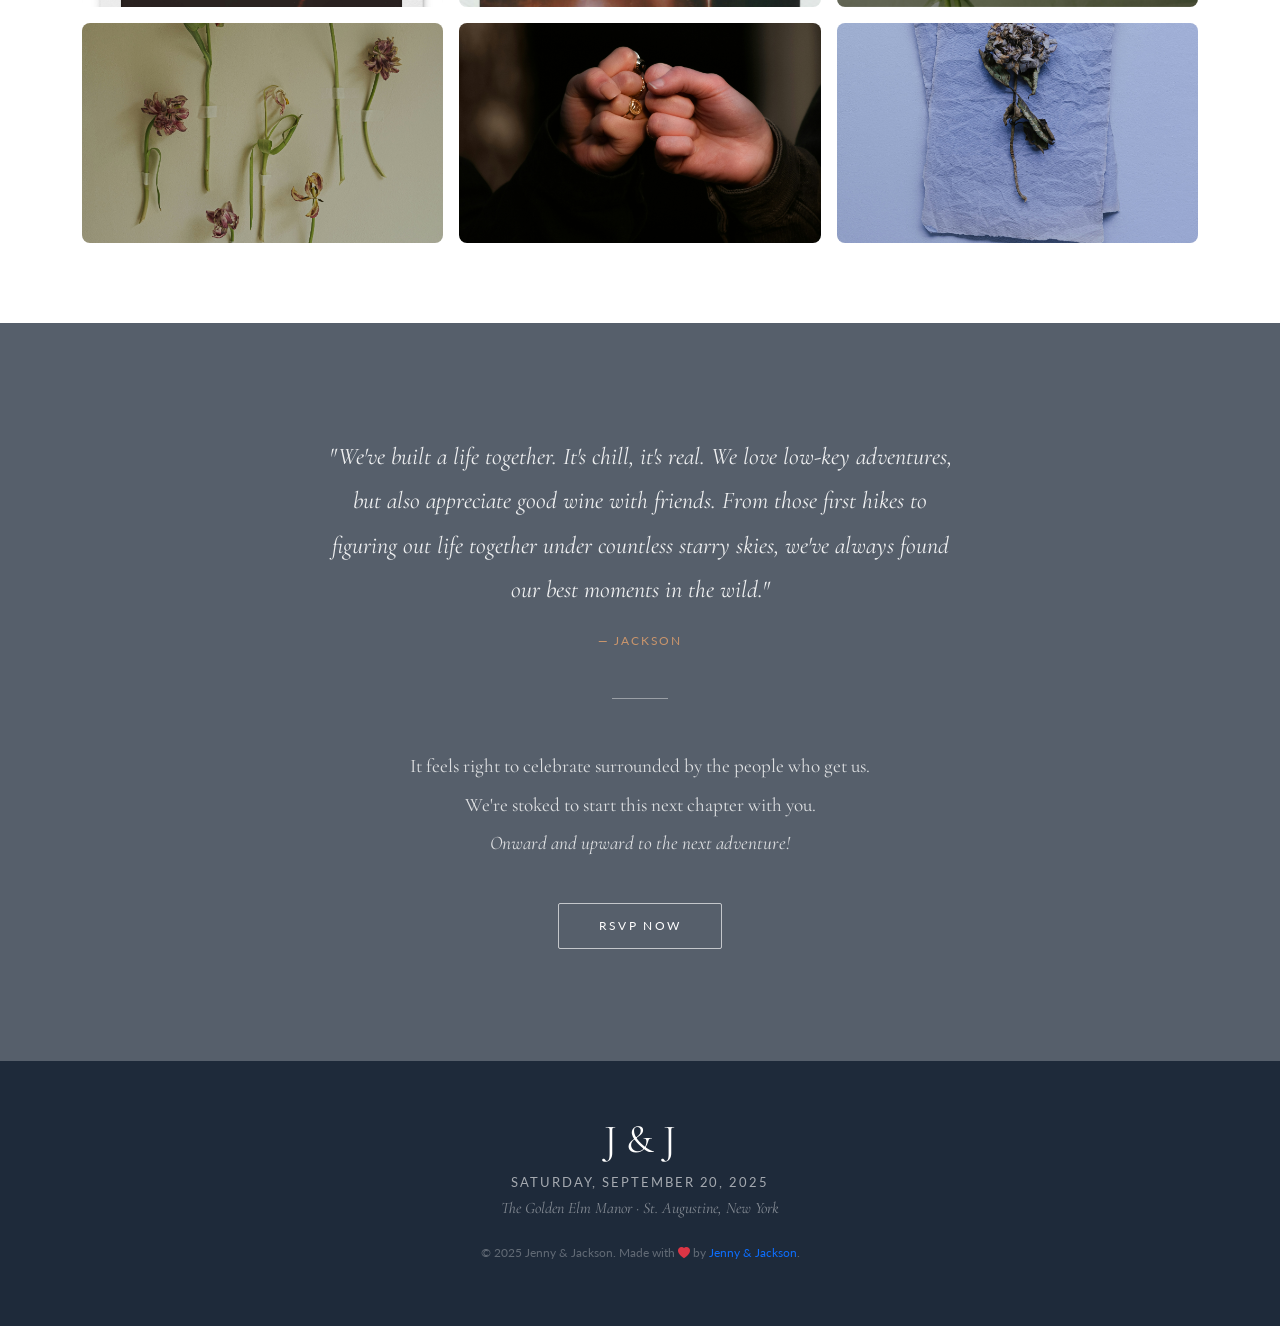
<file: story.html>
<!DOCTYPE html>
<html lang="en">

<head>
  <meta charset="UTF-8" />
  <meta name="viewport" content="width=device-width, initial-scale=1.0" />
  <title>Our Story | Jenny &amp; Jackson</title>

  <!-- Bootstrap 5 -->
  <link href="https://cdn.jsdelivr.net/npm/bootstrap@5.3.3/dist/css/bootstrap.min.css" rel="stylesheet" />
  <!-- Bootstrap Icons -->
  <link href="https://cdn.jsdelivr.net/npm/bootstrap-icons@1.11.3/font/bootstrap-icons.min.css" rel="stylesheet" />
  <!-- Google Fonts -->
  <link
    href="https://fonts.googleapis.com/css2?family=Cormorant+Garamond:ital,wght@0,300;0,400;0,600;1,300;1,400&family=Lato:wght@300;400;700&display=swap"
    rel="stylesheet" />
  <!-- Custom CSS -->
  <link rel="stylesheet" href="assets/css/style.css" />
  <link rel="stylesheet" href="assets/css/story.css" />
</head>

<body>

  <!-- NAVBAR -->
  <div class="jj-nav-wrap">
    <nav class="jj-navbar navbar navbar-expand-lg">
      <a class="jj-brand" href="index.html">
        <span class="brand-monogram">J&amp;J</span>
        <span class="brand-sep">·</span>
        <span class="brand-date">Sept 20, 2025</span>
      </a>
      <button class="navbar-toggler jj-toggler ms-auto" type="button" data-bs-toggle="collapse"
        data-bs-target="#mainNav" aria-controls="mainNav" aria-expanded="false" aria-label="Toggle navigation">
        <i class="bi bi-list"></i>
      </button>
      <div class="collapse navbar-collapse" id="mainNav">
        <ul class="navbar-nav ms-auto jj-nav-links">
          <li class="nav-item"><a class="nav-link" href="index.html">Home</a></li>
          <li class="nav-item"><a class="nav-link active" href="story.html">Our Story</a></li>
          <li class="nav-item"><a class="nav-link" href="details.html">Details</a></li>
          <li class="nav-item"><a class="nav-link jj-rsvp-pill" href="index.html#rsvp">RSVP</a></li>
        </ul>
      </div>
    </nav>
  </div>

  <!-- PAGE HERO -->
  <section class="page-hero story-hero d-flex align-items-center justify-content-center text-center text-white">
    <div class="hero-overlay"></div>
    <div class="position-relative z-1">
      <p class="hero-pre">Jenny &amp; Jackson</p>
      <h1 class="page-hero-title">Our Story</h1>
      <div class="divider-line mx-auto mt-3" style="background:rgba(255,255,255,0.6);"></div>
    </div>
  </section>

  <!-- COUPLE PHOTO + INTRO -->
  <section class="py-6">
    <div class="container">
      <div class="row align-items-center g-5">
        <div class="col-lg-5 text-center">
          <div class="couple-photo-wrap">
            <img src="assets/img/j&j picture.png" alt="Jenny and Jackson"
              class="couple-photo img-fluid rounded-4 shadow-lg" />
          </div>
        </div>
        <div class="col-lg-7">
          <p class="section-pre">How it all began</p>
          <h2 class="section-heading">Where the Wild Things Wed</h2>
          <div class="divider-line my-4"></div>
          <p class="story-body">
            We met at an art walk in Seattle — literally bumping into each other. Neither of us planned on staying long,
            but we ended up talking for hours. That was it.
          </p>
          <p class="story-body">
            We started hiking together, a lot. We both love the Pacific Northwest — the mountains, the coast,
            everything. We'd be out on trails, just hanging out, talking around a fire. It clicked. We were on the same
            wavelength.
          </p>
          <p class="story-body">
            One time, we were hiking and I complained about my boots and Jenny just stopped and started tying my laces
            for me. That's when I knew. It wasn't some grand gesture. It was just... us.
          </p>
        </div>
      </div>
    </div>
  </section>

  <!-- TIMELINE -->
  <section class="timeline-section py-6">
    <div class="container">
      <div class="row justify-content-center text-center mb-5">
        <div class="col-lg-6">
          <p class="section-pre">The journey so far</p>
          <h2 class="section-heading">Our Timeline</h2>
          <div class="divider-line mx-auto mt-3"></div>
        </div>
      </div>

      <div class="timeline">

        <div class="timeline-item">
          <div class="timeline-dot"><i class="bi bi-map"></i></div>
          <div class="timeline-content rounded-4 shadow-sm p-4">
            <span class="timeline-year">2019</span>
            <h5>The Art Walk, Seattle</h5>
            <p class="text-muted mb-0">A bumped-into stranger at a gallery opening turned into a four-hour conversation
              and an exchanged number.</p>
          </div>
        </div>

        <div class="timeline-item timeline-item-right">
          <div class="timeline-dot"><i class="bi bi-tree"></i></div>
          <div class="timeline-content rounded-4 shadow-sm p-4">
            <span class="timeline-year">2020</span>
            <h5>Our First Hike</h5>
            <p class="text-muted mb-0">Mount Rainier was our first real adventure together. We got lost twice. It was
              perfect.</p>
          </div>
        </div>

        <div class="timeline-item">
          <div class="timeline-dot"><i class="bi bi-house-heart"></i></div>
          <div class="timeline-content rounded-4 shadow-sm p-4">
            <span class="timeline-year">2022</span>
            <h5>Moving In Together</h5>
            <p class="text-muted mb-0">A cosy apartment in Capitol Hill with a rooftop view of the city. We adopted a
              rescue dog named Biscuit.</p>
          </div>
        </div>

        <div class="timeline-item timeline-item-right">
          <div class="timeline-dot"><i class="bi bi-stars"></i></div>
          <div class="timeline-content rounded-4 shadow-sm p-4">
            <span class="timeline-year">2024</span>
            <h5>The Proposal</h5>
            <p class="text-muted mb-0">Under a sky full of stars on our favourite trail in Olympic National Park,
              Jackson got down on one knee. She said yes before he finished the question.</p>
          </div>
        </div>

        <div class="timeline-item">
          <div class="timeline-dot"><i class="bi bi-suit-heart-fill"></i></div>
          <div class="timeline-content rounded-4 shadow-sm p-4">
            <span class="timeline-year">2025</span>
            <h5>The Wedding</h5>
            <p class="text-muted mb-0">September 20th. The Golden Elm Manor. Surrounded by the people who love us most.
            </p>
          </div>
        </div>

      </div>
    </div>
  </section>

  <!-- PHOTO GALLERY -->
  <section class="gallery-section py-6">
    <div class="container">
      <div class="row justify-content-center text-center mb-5">
        <div class="col-lg-6">
          <p class="section-pre">Moments together</p>
          <h2 class="section-heading">A Few of Our Favourites</h2>
          <div class="divider-line mx-auto mt-3"></div>
        </div>
      </div>
      <div class="row g-3">
        <div class="col-6 col-md-4">
          <div class="gallery-item overflow-hidden rounded-3">
            <img src="assets/img/firework.png" alt="Firework" class="img-fluid gallery-img" />
          </div>
        </div>
        <div class="col-6 col-md-4">
          <div class="gallery-item overflow-hidden rounded-3">
            <img src="assets/img/sunshine.png" alt="Sunshine" class="img-fluid gallery-img" />
          </div>
        </div>
        <div class="col-6 col-md-4">
          <div class="gallery-item overflow-hidden rounded-3">
            <img src="assets/img/the flower.png" alt="Flower" class="img-fluid gallery-img" />
          </div>
        </div>
        <div class="col-6 col-md-4">
          <div class="gallery-item overflow-hidden rounded-3">
            <img src="assets/img/7 flowers.png" alt="7 Flowers" class="img-fluid gallery-img" />
          </div>
        </div>
        <div class="col-6 col-md-4">
          <div class="gallery-item overflow-hidden rounded-3">
            <img src="assets/img/the hand.png" alt="Hands" class="img-fluid gallery-img" />
          </div>
        </div>
        <div class="col-6 col-md-4">
          <div class="gallery-item overflow-hidden rounded-3">
            <img src="assets/img/single flower.png" alt="Single Flower" class="img-fluid gallery-img" />
          </div>
        </div>
      </div>
    </div>
  </section>

  <!-- CLOSING QUOTE -->
  <section class="closing-section py-6 text-center">
    <div class="closing-overlay"></div>
    <div class="container position-relative z-1">
      <blockquote class="closing-quote">
        <p>
          "We've built a life together. It's chill, it's real. We love low-key adventures,
          but also appreciate good wine with friends. From those first hikes to figuring out
          life together under countless starry skies, we've always found our best moments in the wild."
        </p>
        <footer>— Jackson</footer>
      </blockquote>
      <div class="divider-line mx-auto my-5" style="background:rgba(255,255,255,0.4);"></div>
      <p class="closing-invite">
        It feels right to celebrate surrounded by the people who get us.<br />
        We're stoked to start this next chapter with you.<br />
        <em>Onward and upward to the next adventure!</em>
      </p>
      <a href="index.html#rsvp" class="btn jj-btn-outline mt-4">RSVP Now</a>
    </div>
  </section>

  <!-- FOOTER -->
  <footer class="jj-footer text-center py-5">
    <p class="footer-monogram">J &amp; J</p>
    <p class="footer-date">Saturday, September 20, 2025</p>
    <p class="footer-venue">The Golden Elm Manor · St. Augustine, New York</p>
    <p class="footer-copy mt-4">&copy; 2025 Jenny &amp; Jackson. Made with <i class="bi bi-heart-fill text-danger"></i>
      by <a href="https://www.jennyjacksonwedding.com" target="_blank" style="text-decoration: none;">Jenny &amp;
        Jackson</a>.
    </p>
  </footer>

  <!-- Bootstrap JS -->
  <script src="https://cdn.jsdelivr.net/npm/bootstrap@5.3.3/dist/js/bootstrap.bundle.min.js"></script>
  <script>
    window.addEventListener('scroll', function () {
      document.querySelector('.jj-navbar').classList.toggle('scrolled', window.scrollY > 60);
    });
  </script>

</body>

</html>
</file>
<file: assets/css/details.css>
/* ============================================================
   Details Page — Specific Styles
   ============================================================ */

/* ---------- Hero ---------- */
.details-hero {
  background-image: url('../img/the roof.png');
  background-size: cover;
  background-position: center top;
}

/* ---------- Invitation Banner ---------- */
.invitation-banner {
  background: #fff;
}

.invite-text {
  font-family: var(--font-serif);
  font-size: 1.6rem;
  font-style: italic;
  line-height: 1.8;
  color: var(--jj-dark);
}

.invite-sub {
  font-family: var(--font-serif);
  font-size: 1rem;
  color: var(--jj-muted);
  font-style: italic;
}

/* ---------- Venue Image ---------- */
.venue-img-wrap {
  position: relative;
  overflow: hidden;
  max-height: 480px;
}

.venue-full-img {
  width: 100%;
  height: 480px;
  object-fit: cover;
  object-position: center;
  display: block;
}

.venue-img-caption {
  position: absolute;
  bottom: 0;
  left: 0;
  right: 0;
  background: linear-gradient(to top, rgba(0, 0, 0, 0.6), transparent);
  color: rgba(255, 255, 255, 0.9);
  text-align: center;
  padding: 2rem 1rem 1.25rem;
  font-family: var(--font-sans);
  font-size: 0.72rem;
  letter-spacing: 0.2em;
  text-transform: uppercase;
}

/* ---------- Schedule Cards ---------- */
.schedule-card {
  background: var(--jj-sand);
  border: 1px solid rgba(0, 0, 0, 0.05);
  transition: transform 0.3s ease, box-shadow 0.3s ease;
}

.schedule-card:hover {
  transform: translateY(-4px);
  box-shadow: 0 12px 32px rgba(0, 0, 0, 0.08) !important;
}

.schedule-icon-wrap {
  width: 56px;
  height: 56px;
  border-radius: 50%;
  background: var(--jj-blush);
  display: flex;
  align-items: center;
  justify-content: center;
  margin: 0 auto;
}

.schedule-icon-wrap i {
  font-size: 1.4rem;
  color: var(--jj-accent);
}

.schedule-title {
  font-family: var(--font-serif);
  font-size: 1.6rem;
  font-weight: 400;
  color: var(--jj-dark);
}

.schedule-list li {
  font-family: var(--font-sans);
  font-size: 0.9rem;
  color: var(--jj-muted);
  padding: 0.3rem 0;
}

.schedule-list li i {
  color: var(--jj-rose);
}

/* ---------- Dining ---------- */
.dining-section {
  background: var(--jj-sand);
}

.dining-item h5 {
  font-family: var(--font-serif);
  font-size: 1.25rem;
  font-weight: 400;
  color: var(--jj-dark);
  margin-bottom: 0.35rem;
}

.text-accent {
  color: var(--jj-accent) !important;
}

/* ---------- Travel ---------- */
.travel-section {
  background: #fff;
}

.travel-card {
  background: var(--jj-sand);
  border: 1px solid rgba(0, 0, 0, 0.04);
}

.travel-icon-wrap {
  width: 52px;
  height: 52px;
  border-radius: 50%;
  background: var(--jj-blush);
  display: flex;
  align-items: center;
  justify-content: center;
}

.travel-icon-wrap i {
  font-size: 1.3rem;
  color: var(--jj-accent);
}

.travel-photo {
  width: 100%;
  height: 180px;
  object-fit: cover;
}

.stay-list li {
  border-bottom: 1px solid rgba(0, 0, 0, 0.06);
  padding-bottom: 0.75rem;
}

.stay-list li:last-child {
  border-bottom: none;
  padding-bottom: 0;
}

.bg-accent {
  background-color: var(--jj-accent) !important;
  font-size: 0.65rem;
  letter-spacing: 0.05em;
}
</file>
<file: assets/css/story.css>
/* ============================================================
   Story Page — Specific Styles
   ============================================================ */

/* ---------- Hero ---------- */
.story-hero {
  background-image: url('../img/the first background.png');
  background-size: cover;
  background-position: center 30%;
}

/* ---------- Couple Photo ---------- */
.couple-photo-wrap {
  position: relative;
  display: inline-block;
}

.couple-photo {
  width: 100%;
  max-width: 440px;
  object-fit: cover;
}

.couple-photo-wrap::before {
  content: '';
  position: absolute;
  inset: -12px;
  border: 1px solid var(--jj-blush);
  border-radius: 1.25rem;
  z-index: -1;
}

/* ---------- Story Body ---------- */
.story-body {
  font-family: var(--font-serif);
  font-size: 1.15rem;
  line-height: 1.9;
  color: var(--jj-muted);
  margin-bottom: 1.25rem;
}

/* ---------- Timeline ---------- */
.timeline-section {
  background: var(--jj-sand);
}

.timeline {
  position: relative;
  padding: 1rem 0;
  max-width: 700px;
  margin: 0 auto;
}

/* Vertical line */
.timeline::before {
  content: '';
  position: absolute;
  left: 50%;
  top: 0;
  bottom: 0;
  width: 1px;
  background: var(--jj-blush);
  transform: translateX(-50%);
}

.timeline-item {
  display: flex;
  justify-content: flex-end;
  padding-right: calc(50% + 2rem);
  margin-bottom: 3rem;
  position: relative;
}

.timeline-item-right {
  justify-content: flex-start;
  padding-right: 0;
  padding-left: calc(50% + 2rem);
}

.timeline-dot {
  position: absolute;
  left: 50%;
  top: 1.1rem;
  transform: translateX(-50%);
  width: 44px;
  height: 44px;
  border-radius: 50%;
  background: var(--jj-white);
  border: 1px solid var(--jj-blush);
  display: flex;
  align-items: center;
  justify-content: center;
  z-index: 2;
}

.timeline-dot i {
  font-size: 1rem;
  color: var(--jj-accent);
}

.timeline-content {
  background: #fff;
  max-width: 280px;
  width: 100%;
}

.timeline-year {
  font-family: var(--font-sans);
  font-size: 0.65rem;
  letter-spacing: 0.2em;
  text-transform: uppercase;
  color: var(--jj-rose);
  display: block;
  margin-bottom: 0.4rem;
}

.timeline-content h5 {
  font-family: var(--font-serif);
  font-size: 1.25rem;
  font-weight: 400;
  color: var(--jj-dark);
  margin-bottom: 0.4rem;
}

/* Mobile: stack timeline */
@media (max-width: 575.98px) {
  .timeline::before {
    left: 1.5rem;
  }

  .timeline-item,
  .timeline-item.timeline-item-right {
    justify-content: flex-start;
    padding-right: 0;
    padding-left: 4rem;
  }

  .timeline-dot {
    left: 1.5rem;
  }

  .timeline-content {
    max-width: 100%;
  }
}

/* ---------- Gallery ---------- */
.gallery-section {
  background: #fff;
}

.gallery-item {
  cursor: pointer;
}

.gallery-img {
  width: 100%;
  height: 220px;
  object-fit: cover;
  transition: transform 0.45s ease;
  display: block;
}

.gallery-item:hover .gallery-img {
  transform: scale(1.06);
}

/* ---------- Closing Section ---------- */
.closing-section {
  background-image: url('../img/the first background.png');
  background-size: cover;
  background-position: center;
  background-attachment: fixed;
  position: relative;
  padding-top: 7rem;
  padding-bottom: 7rem;
}

.closing-overlay {
  position: absolute;
  inset: 0;
  background: rgba(30, 42, 58, 0.75);
}

.closing-quote {
  max-width: 640px;
  margin: 0 auto;
}

.closing-quote p {
  font-family: var(--font-serif);
  font-size: clamp(1.1rem, 2.5vw, 1.5rem);
  font-style: italic;
  color: rgba(255, 255, 255, 0.9);
  line-height: 1.85;
}

.closing-quote footer {
  font-family: var(--font-sans);
  font-size: 0.75rem;
  letter-spacing: 0.15em;
  text-transform: uppercase;
  color: var(--jj-rose);
  margin-top: 1.25rem;
}

.closing-invite {
  font-family: var(--font-serif);
  font-size: 1.2rem;
  color: rgba(255, 255, 255, 0.8);
  line-height: 2;
}

@media (max-width: 767.98px) {
  .closing-section {
    background-attachment: scroll;
  }
}
</file>
<file: assets/css/style.css>
/* ============================================================
   J&J Wedding — Global Styles (complements Bootstrap 5)
   ============================================================ */

/* ---------- Tokens ---------- */
:root {
  --jj-sand: #f5f0e8;
  --jj-blush: #e8d5c4;
  --jj-rose: #c9956c;
  --jj-dark: #2c2c2c;
  --jj-muted: #6b6b6b;
  --jj-navy: #1e2a3a;
  --jj-white: #ffffff;
  --jj-accent: #b07d5a;
  --font-serif: 'Cormorant Garamond', Georgia, serif;
  --font-sans: 'Lato', sans-serif;
  --transition: 0.3s ease;
  --radius-lg: 1rem;
}

/* ---------- Base ---------- */
*,
*::before,
*::after {
  box-sizing: border-box;
}

html {
  scroll-behavior: smooth;
}

body {
  font-family: var(--font-sans);
  background: var(--jj-white);
  color: var(--jj-dark);
  -webkit-font-smoothing: antialiased;
  overflow-x: hidden;
}

/* ---------- Typography helpers ---------- */
.section-pre {
  font-family: var(--font-sans);
  font-size: 0.75rem;
  letter-spacing: 0.2em;
  text-transform: uppercase;
  color: var(--jj-accent);
  margin-bottom: 0.4rem;
}

.section-heading {
  font-family: var(--font-serif);
  font-size: clamp(2rem, 5vw, 3rem);
  font-weight: 400;
  color: var(--jj-dark);
  line-height: 1.15;
  margin-bottom: 0;
}

.divider-line {
  width: 56px;
  height: 1px;
  background: var(--jj-rose);
}

/* utility spacing */
.py-6 {
  padding-top: 5rem;
  padding-bottom: 5rem;
}

/* ---------- Floating Nav Pill ---------- */

/* Outer wrapper — positions the pill over the page */
.jj-nav-wrap {
  position: fixed;
  top: 1.25rem;
  left: 50%;
  transform: translateX(-50%);
  z-index: 1000;
  width: calc(100% - 2.5rem);
  max-width: 900px;
}

/* The pill itself */
.jj-navbar {
  background: rgba(20, 20, 20, 0.55);
  backdrop-filter: blur(18px);
  -webkit-backdrop-filter: blur(18px);
  border: 1px solid rgba(255, 255, 255, 0.12);
  border-radius: 100px;
  padding: 0.5rem 1.25rem;
  transition: background var(--transition), box-shadow var(--transition);
}

.jj-navbar.scrolled {
  background: rgba(20, 20, 20, 0.82);
  box-shadow: 0 8px 32px rgba(0, 0, 0, 0.28);
}

/* Logo + date on one line */
.jj-brand {
  display: flex;
  align-items: baseline;
  gap: 0.5rem;
  text-decoration: none;
  line-height: 1;
  flex-shrink: 0;
}

.brand-monogram {
  font-family: var(--font-serif);
  font-size: 1.4rem;
  font-weight: 400;
  color: var(--jj-white);
  letter-spacing: 0.04em;
  line-height: 1;
}

.brand-sep {
  color: rgba(255, 255, 255, 0.35);
  font-size: 0.85rem;
}

.brand-date {
  font-family: var(--font-sans);
  font-size: 0.65rem;
  letter-spacing: 0.14em;
  text-transform: uppercase;
  color: rgba(255, 255, 255, 0.5);
  white-space: nowrap;
}

/* Nav links */
.jj-nav-links {
  display: flex;
  align-items: center;
  gap: 0.15rem;
}

.jj-navbar .nav-link {
  font-family: var(--font-sans);
  font-size: 0.7rem;
  letter-spacing: 0.15em;
  text-transform: uppercase;
  color: rgba(255, 255, 255, 0.7) !important;
  padding: 0.45rem 0.9rem;
  border-radius: 100px;
  transition: color var(--transition), background var(--transition);
}

.jj-navbar .nav-link:hover {
  color: var(--jj-white) !important;
  background: rgba(255, 255, 255, 0.1);
}

.jj-navbar .nav-link.active {
  color: var(--jj-white) !important;
  background: rgba(255, 255, 255, 0.14);
}

/* RSVP pill-within-pill */
.jj-rsvp-pill {
  background: var(--jj-accent) !important;
  color: var(--jj-white) !important;
  border-radius: 100px !important;
  padding: 0.45rem 1.1rem !important;
  margin-left: 0.4rem;
}

.jj-rsvp-pill:hover {
  background: #96694a !important;
  color: var(--jj-white) !important;
}

/* Mobile toggler */
.jj-toggler {
  background: none;
  border: none;
  color: var(--jj-white);
  font-size: 1.5rem;
  padding: 0.25rem 0.5rem;
  line-height: 1;
}

.jj-toggler:focus {
  box-shadow: none;
}

/* Mobile dropdown — keep pill shape on expand */
@media (max-width: 991.98px) {
  .jj-nav-wrap {
    top: 0.75rem;
    width: calc(100% - 1.5rem);
  }

  .jj-navbar {
    border-radius: 24px;
    padding: 0.6rem 1rem;
  }

  .jj-navbar .navbar-collapse {
    background: rgba(20, 20, 20, 0.96);
    border-radius: 0 0 20px 20px;
    margin: 0.5rem -1rem -0.6rem;
    padding: 0.75rem 1rem 1rem;
    border-top: 1px solid rgba(255, 255, 255, 0.08);
  }

  .jj-nav-links {
    flex-direction: column;
    align-items: flex-start;
    gap: 0.1rem;
  }

  .jj-rsvp-pill {
    margin-left: 0 !important;
    margin-top: 0.4rem;
  }
}

/* ---------- Hero (Home) ---------- */
.hero-section {
  min-height: 100vh;
  background-image: url('../img/the first background.png');
  background-size: cover;
  background-position: center;
  position: relative;
}

.hero-overlay {
  position: absolute;
  inset: 0;
  background: linear-gradient(to bottom, rgba(0, 0, 0, 0.4) 0%, rgba(0, 0, 0, 0.55) 100%);
}

.hero-content {
  position: relative;
  z-index: 1;
  padding: 1rem;
}

.hero-pre {
  font-family: var(--font-sans);
  font-size: 0.75rem;
  letter-spacing: 0.25em;
  text-transform: uppercase;
  color: rgba(255, 255, 255, 0.7);
  margin-bottom: 1rem;
}

.hero-names {
  font-family: var(--font-serif);
  font-size: clamp(3rem, 10vw, 7rem);
  font-weight: 300;
  line-height: 1;
  letter-spacing: 0.04em;
  color: var(--jj-white);
  margin-bottom: 1.5rem;
}

.hero-date {
  font-family: var(--font-sans);
  font-size: 1rem;
  letter-spacing: 0.2em;
  text-transform: uppercase;
  color: rgba(255, 255, 255, 0.85);
  margin-bottom: 0.5rem;
}

.hero-venue {
  font-family: var(--font-sans);
  font-size: 0.85rem;
  color: rgba(255, 255, 255, 0.65);
  letter-spacing: 0.05em;
}

/* ---------- Page Hero (inner pages) ---------- */
.page-hero {
  min-height: 60vh;
  background-size: cover;
  background-position: center;
  position: relative;
}

.page-hero-title {
  font-family: var(--font-serif);
  font-size: clamp(2.5rem, 8vw, 5rem);
  font-weight: 300;
  letter-spacing: 0.06em;
  color: var(--jj-white);
  margin: 0;
}

/* ---------- Buttons ---------- */
.btn.jj-btn-outline {
  font-family: var(--font-sans);
  font-size: 0.72rem;
  letter-spacing: 0.2em;
  text-transform: uppercase;
  color: var(--jj-white);
  border: 1px solid rgba(255, 255, 255, 0.65);
  border-radius: 2px;
  padding: 0.85rem 2.5rem;
  background: transparent;
  transition: background var(--transition), border-color var(--transition);
  text-decoration: none;
}

.btn.jj-btn-outline:hover {
  background: rgba(255, 255, 255, 0.15);
  border-color: var(--jj-white);
  color: var(--jj-white);
}

.btn.jj-btn-solid {
  font-family: var(--font-sans);
  font-size: 0.72rem;
  letter-spacing: 0.2em;
  text-transform: uppercase;
  color: var(--jj-white);
  background: var(--jj-accent);
  border: 1px solid var(--jj-accent);
  border-radius: 2px;
  padding: 0.85rem 2.5rem;
  transition: background var(--transition), transform var(--transition);
  text-decoration: none;
}

.btn.jj-btn-solid:hover {
  background: #96694a;
  border-color: #96694a;
  color: var(--jj-white);
  transform: translateY(-1px);
}

/* ---------- Countdown ---------- */
.countdown-section {
  background: var(--jj-sand);
}

.countdown-label {
  font-family: var(--font-sans);
  font-size: 0.72rem;
  letter-spacing: 0.2em;
  text-transform: uppercase;
  color: var(--jj-muted);
}

.countdown-block {
  display: flex;
  flex-direction: column;
  align-items: center;
  min-width: 80px;
}

.count-num {
  font-family: var(--font-serif);
  font-size: 3rem;
  line-height: 1;
  color: var(--jj-dark);
}

.count-unit {
  font-family: var(--font-sans);
  font-size: 0.65rem;
  letter-spacing: 0.15em;
  text-transform: uppercase;
  color: var(--jj-muted);
  margin-top: 0.3rem;
}

/* ---------- Nav Cards ---------- */
.nav-card {
  text-decoration: none;
  display: block;
}

.nav-card-img {
  width: 100%;
  height: 340px;
  object-fit: cover;
  display: block;
  transition: transform 0.5s ease;
}

.nav-card:hover .nav-card-img {
  transform: scale(1.05);
}

.nav-card-overlay {
  position: absolute;
  inset: 0;
  background: linear-gradient(to top, rgba(0, 0, 0, 0.55) 0%, rgba(0, 0, 0, 0.05) 60%);
  display: flex;
  align-items: flex-end;
  justify-content: space-between;
  padding: 1.5rem 1.75rem;
  transition: background var(--transition);
}

.nav-card:hover .nav-card-overlay {
  background: linear-gradient(to top, rgba(0, 0, 0, 0.68) 0%, rgba(0, 0, 0, 0.1) 60%);
}

.nav-card-label {
  font-family: var(--font-serif);
  font-size: 1.5rem;
  color: var(--jj-white);
  font-weight: 400;
  letter-spacing: 0.04em;
}

.nav-card-icon {
  font-size: 1.5rem;
  color: rgba(255, 255, 255, 0.7);
  transition: transform var(--transition), color var(--transition);
}

.nav-card:hover .nav-card-icon {
  transform: translate(4px, -4px);
  color: var(--jj-white);
}

/* ---------- Details Strip ---------- */
.details-strip {
  background: var(--jj-navy);
  color: var(--jj-white);
}

.detail-tile {
  padding: 1rem;
}

.detail-icon {
  font-size: 2rem;
  color: var(--jj-rose);
  display: block;
  margin-bottom: 0.75rem;
}

.detail-tile h5 {
  font-family: var(--font-sans);
  font-size: 0.7rem;
  letter-spacing: 0.2em;
  text-transform: uppercase;
  color: rgba(255, 255, 255, 0.5);
  margin-bottom: 0.4rem;
}

.detail-tile p {
  font-family: var(--font-serif);
  font-size: 1.1rem;
  color: var(--jj-white);
  margin: 0;
  line-height: 1.5;
}

/* ---------- Registry Section ---------- */
.registry-section {
  background-image: url('../img/the flower.png');
  background-size: cover;
  background-position: center;
  background-attachment: fixed;
  position: relative;
  padding-top: 7rem;
  padding-bottom: 7rem;
}

.registry-overlay {
  position: absolute;
  inset: 0;
  background: rgba(255, 255, 255, 0.88);
}

.registry-pre {
  font-family: var(--font-sans);
  font-size: 0.72rem;
  letter-spacing: 0.2em;
  text-transform: uppercase;
  color: var(--jj-accent);
}

.registry-heading {
  font-family: var(--font-serif);
  font-size: clamp(2rem, 5vw, 3.5rem);
  font-weight: 300;
  color: var(--jj-dark);
}

.registry-body {
  max-width: 520px;
  font-family: var(--font-serif);
  font-size: 1.1rem;
  color: var(--jj-muted);
  line-height: 1.8;
}

/* ---------- RSVP ---------- */
.rsvp-section {
  background: var(--jj-sand);
}

.rsvp-form .form-control,
.rsvp-form .form-select {
  border: 1px solid #ddd;
  border-radius: 4px;
  padding: 0.75rem 1rem;
  font-family: var(--font-sans);
  font-size: 0.9rem;
  transition: border-color var(--transition), box-shadow var(--transition);
}

.rsvp-form .form-control:focus,
.rsvp-form .form-select:focus {
  border-color: var(--jj-rose);
  box-shadow: 0 0 0 3px rgba(201, 149, 108, 0.18);
}

.rsvp-form .form-label {
  font-family: var(--font-sans);
  font-size: 0.72rem;
  letter-spacing: 0.12em;
  text-transform: uppercase;
  color: var(--jj-muted);
  margin-bottom: 0.4rem;
}

/* ---------- Footer ---------- */
.jj-footer {
  background: var(--jj-navy);
  color: rgba(255, 255, 255, 0.7);
}

.footer-monogram {
  font-family: var(--font-serif);
  font-size: 2.5rem;
  color: var(--jj-white);
  margin-bottom: 0.25rem;
}

.footer-date {
  font-family: var(--font-sans);
  font-size: 0.8rem;
  letter-spacing: 0.15em;
  text-transform: uppercase;
  color: rgba(255, 255, 255, 0.6);
  margin-bottom: 0.25rem;
}

.footer-venue {
  font-family: var(--font-serif);
  font-size: 1rem;
  font-style: italic;
  color: rgba(255, 255, 255, 0.45);
  margin-bottom: 0;
}

.footer-copy {
  font-size: 0.75rem;
  color: rgba(255, 255, 255, 0.3);
}

@media (prefers-reduced-motion: no-preference) {
  .nav-card-img {
    will-change: transform;
  }
}

/* ---------- Responsive ---------- */
@media (max-width: 767.98px) {
  .hero-names {
    letter-spacing: 0.02em;
  }

  .nav-card-img {
    height: 220px;
  }

  .registry-section {
    background-attachment: scroll;
  }

  .py-6 {
    padding-top: 3.5rem;
    padding-bottom: 3.5rem;
  }
}
</file>
